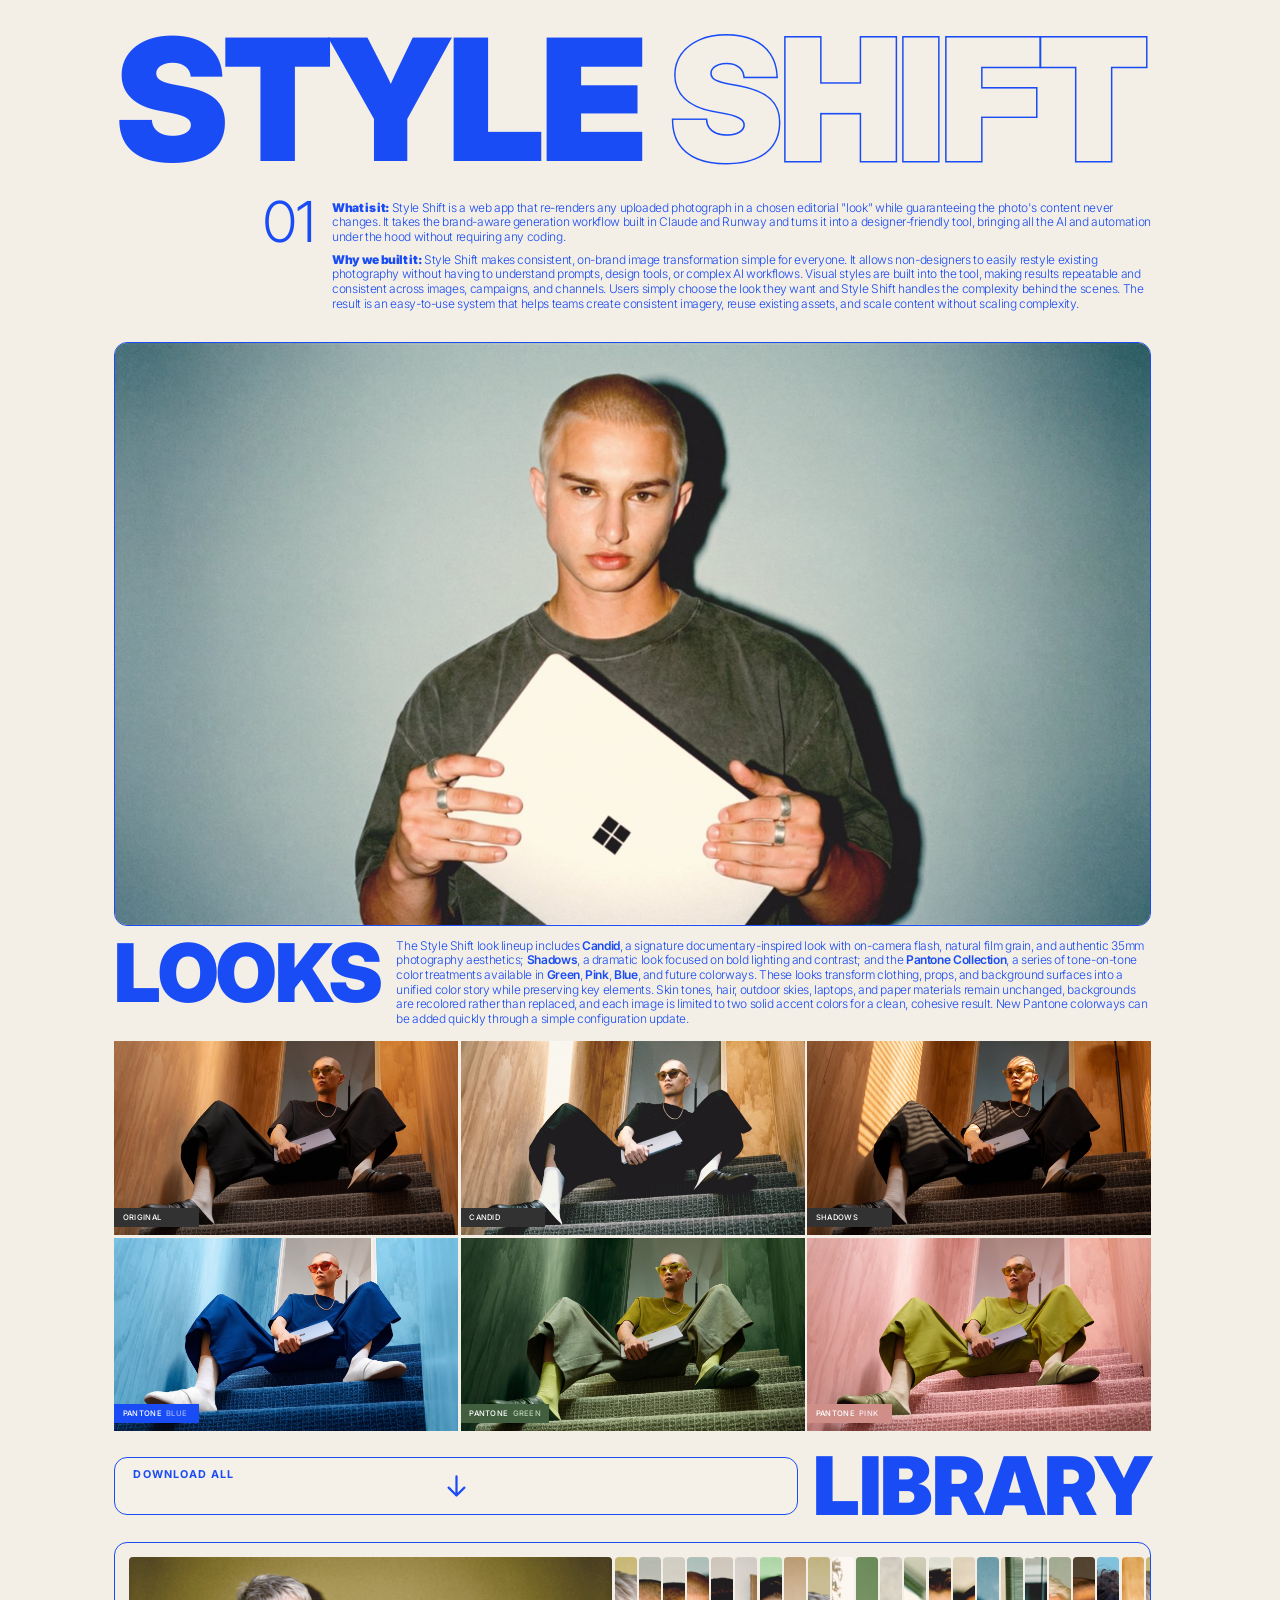
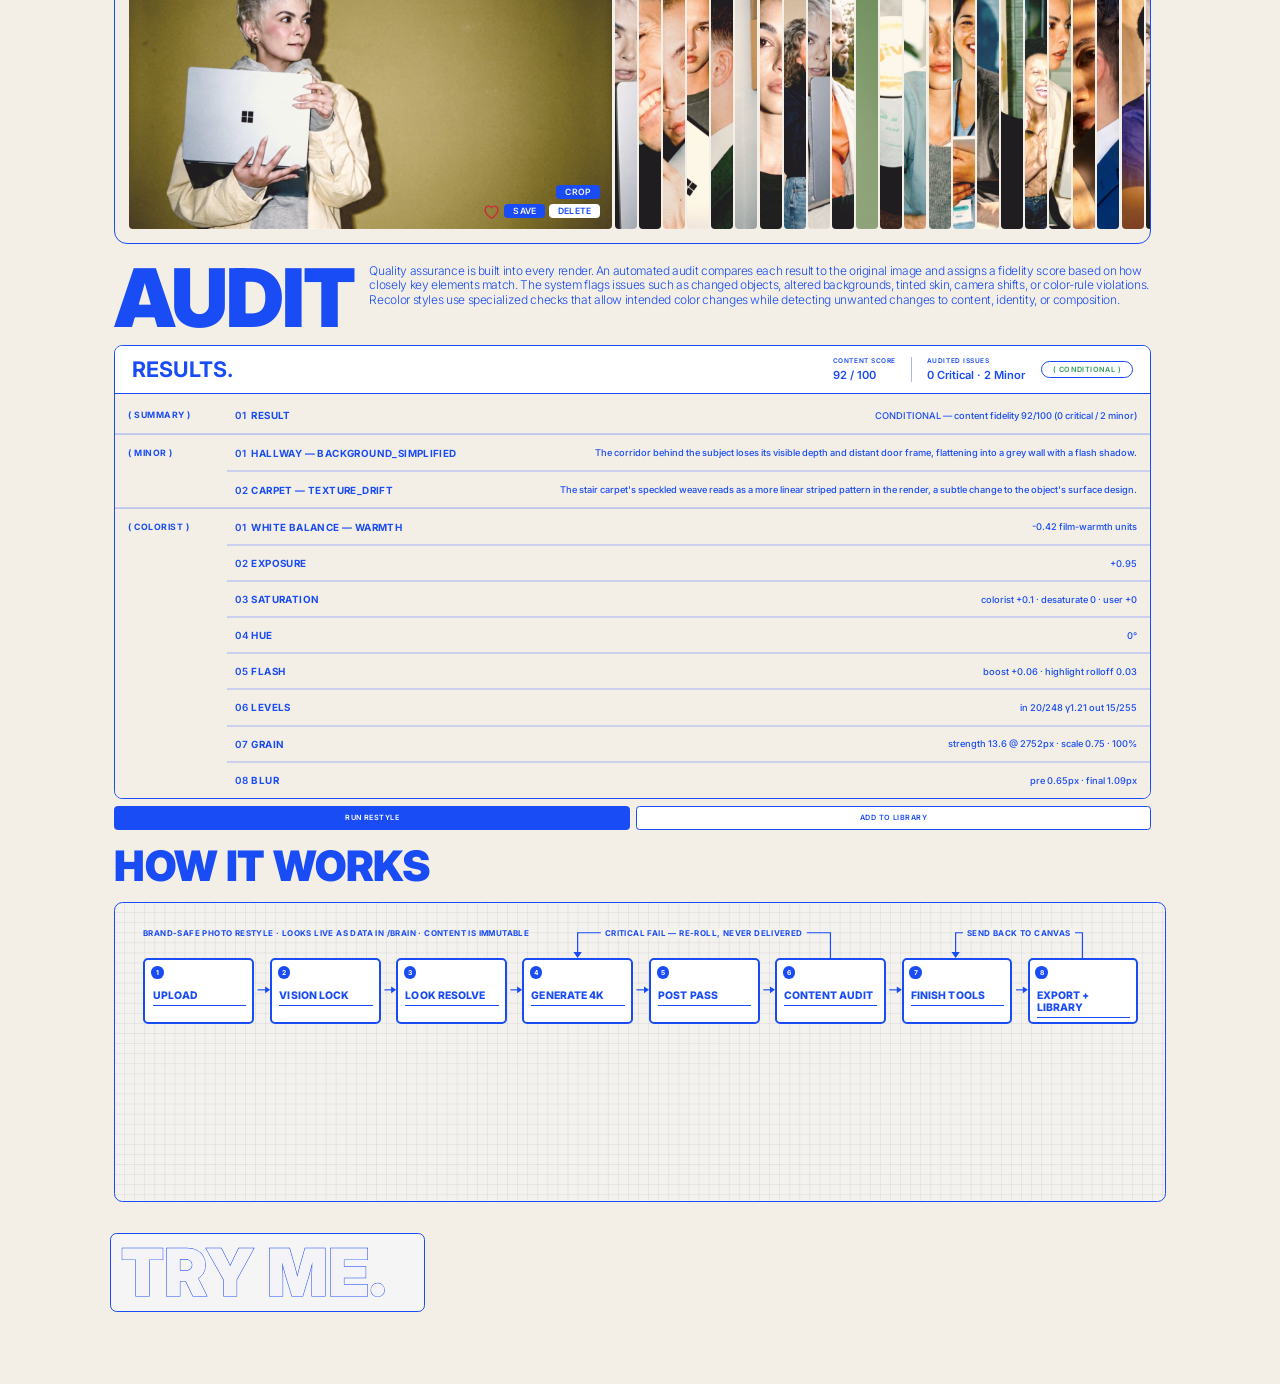
<file: index.html>
<!doctype html>
<html lang="en">
<head>
  <meta charset="utf-8">
  <title>Style Shift</title>
  <!-- The site currently opens straight on the Style Shift page. The other
       pages stay in pages/ but are not linked from anywhere. -->
  <meta http-equiv="refresh" content="0; url=pages/03-styleshift/index.html">
  <link rel="canonical" href="pages/03-styleshift/index.html">
  <script>location.replace("pages/03-styleshift/index.html");</script>
</head>
<body>
  <a href="pages/03-styleshift/index.html">Style Shift</a>
</body>
</html>
</file>
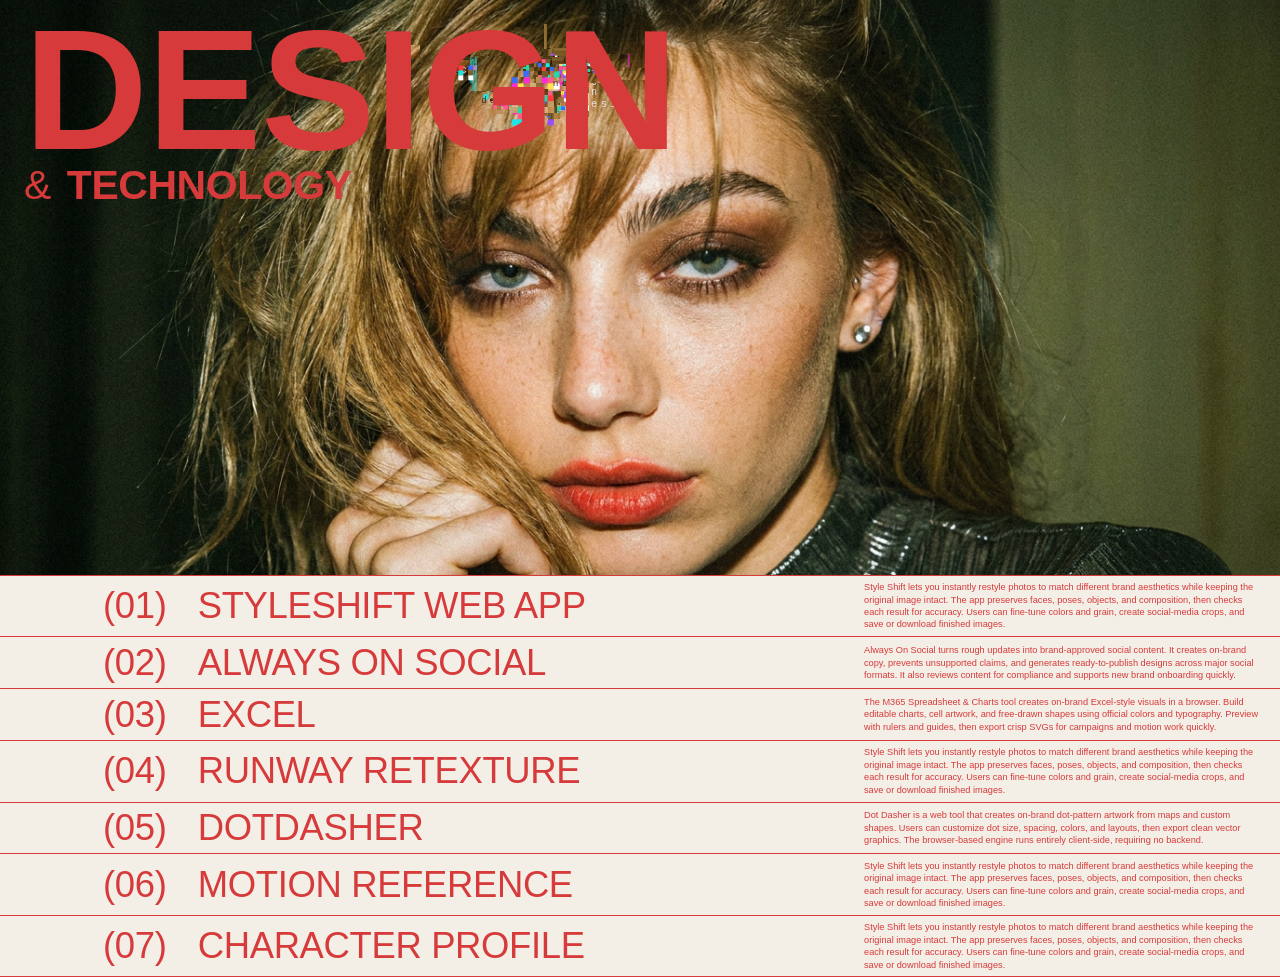
<file: pages/01-intro/index.html>
<!doctype html>
<html lang="en">
<head>
  <meta charset="utf-8">
  <meta name="viewport" content="width=device-width, initial-scale=1">
  <title>Design &amp; Technology</title>
  <meta name="description" content="Page 01: design and technology projects.">
  <link rel="stylesheet" href="../../shared/reset.css">
  <link rel="stylesheet" href="../../shared/tokens.css">
  <link rel="stylesheet" href="style.css">
</head>
<body>
  <main class="page" id="page">
    <header class="hero">
      <img class="hero__photo" id="hero-photo" src="assets/hero.png" alt="Portrait with windswept hair, red lipstick and a metallic top, looking into the camera.">
      <!-- Glitch layer: hold the left button on the photo to stretch its pixels outward from the cursor. -->
      <canvas class="hero__glitch" id="hero-glitch" aria-hidden="true"></canvas>
      <h1 class="hero__title">
        <span class="hero__design">Design</span>
        <span class="hero__sub"><span class="hero__amp">&amp;</span> Technology</span>
      </h1>
    </header>

    <nav class="index" aria-label="Projects">
      <ol class="index__list">
        <li class="index__row">
          <a class="index__link" href="../03-styleshift/index.html">
            <span class="index__num">(01)</span>
            <span class="index__title">StyleShift Web App</span>
            <span class="index__desc">Style Shift lets you instantly restyle photos to match different brand aesthetics while keeping the original image intact. The app preserves faces, poses, objects, and composition, then checks each result for accuracy. Users can fine-tune colors and grain, create social-media crops, and save or download finished images.</span>
          </a>
        </li>
        <li class="index__row">
          <a class="index__link" href="#">
            <span class="index__num">(02)</span>
            <span class="index__title">Always On Social</span>
            <span class="index__desc">Always On Social turns rough updates into brand-approved social content. It creates on-brand copy, prevents unsupported claims, and generates ready-to-publish designs across major social formats. It also reviews content for compliance and supports new brand onboarding quickly.</span>
          </a>
        </li>
        <li class="index__row">
          <a class="index__link" href="#">
            <span class="index__num">(03)</span>
            <span class="index__title">Excel</span>
            <span class="index__desc">The M365 Spreadsheet &amp; Charts tool creates on-brand Excel-style visuals in a browser. Build editable charts, cell artwork, and free-drawn shapes using official colors and typography. Preview with rulers and guides, then export crisp SVGs for campaigns and motion work quickly.</span>
          </a>
        </li>
        <li class="index__row">
          <a class="index__link" href="#">
            <span class="index__num">(04)</span>
            <span class="index__title">Runway Retexture</span>
            <span class="index__desc">Style Shift lets you instantly restyle photos to match different brand aesthetics while keeping the original image intact. The app preserves faces, poses, objects, and composition, then checks each result for accuracy. Users can fine-tune colors and grain, create social-media crops, and save or download finished images.</span>
          </a>
        </li>
        <li class="index__row">
          <a class="index__link" href="#">
            <span class="index__num">(05)</span>
            <span class="index__title">DotDasher</span>
            <span class="index__desc">Dot Dasher is a web tool that creates on-brand dot-pattern artwork from maps and custom shapes. Users can customize dot size, spacing, colors, and layouts, then export clean vector graphics. The browser-based engine runs entirely client-side, requiring no backend.</span>
          </a>
        </li>
        <li class="index__row">
          <a class="index__link" href="#">
            <span class="index__num">(06)</span>
            <span class="index__title">Motion Reference</span>
            <span class="index__desc">Style Shift lets you instantly restyle photos to match different brand aesthetics while keeping the original image intact. The app preserves faces, poses, objects, and composition, then checks each result for accuracy. Users can fine-tune colors and grain, create social-media crops, and save or download finished images.</span>
          </a>
        </li>
        <li class="index__row">
          <a class="index__link" href="#">
            <span class="index__num">(07)</span>
            <span class="index__title">Character Profile</span>
            <span class="index__desc">Style Shift lets you instantly restyle photos to match different brand aesthetics while keeping the original image intact. The app preserves faces, poses, objects, and composition, then checks each result for accuracy. Users can fine-tune colors and grain, create social-media crops, and save or download finished images.</span>
          </a>
        </li>
      </ol>
    </nav>
  </main>

  <script src="sketch.js"></script>
  <script>
    window.IntroSketch.mount(document.getElementById("page"));
  </script>
</body>
</html>
</file>
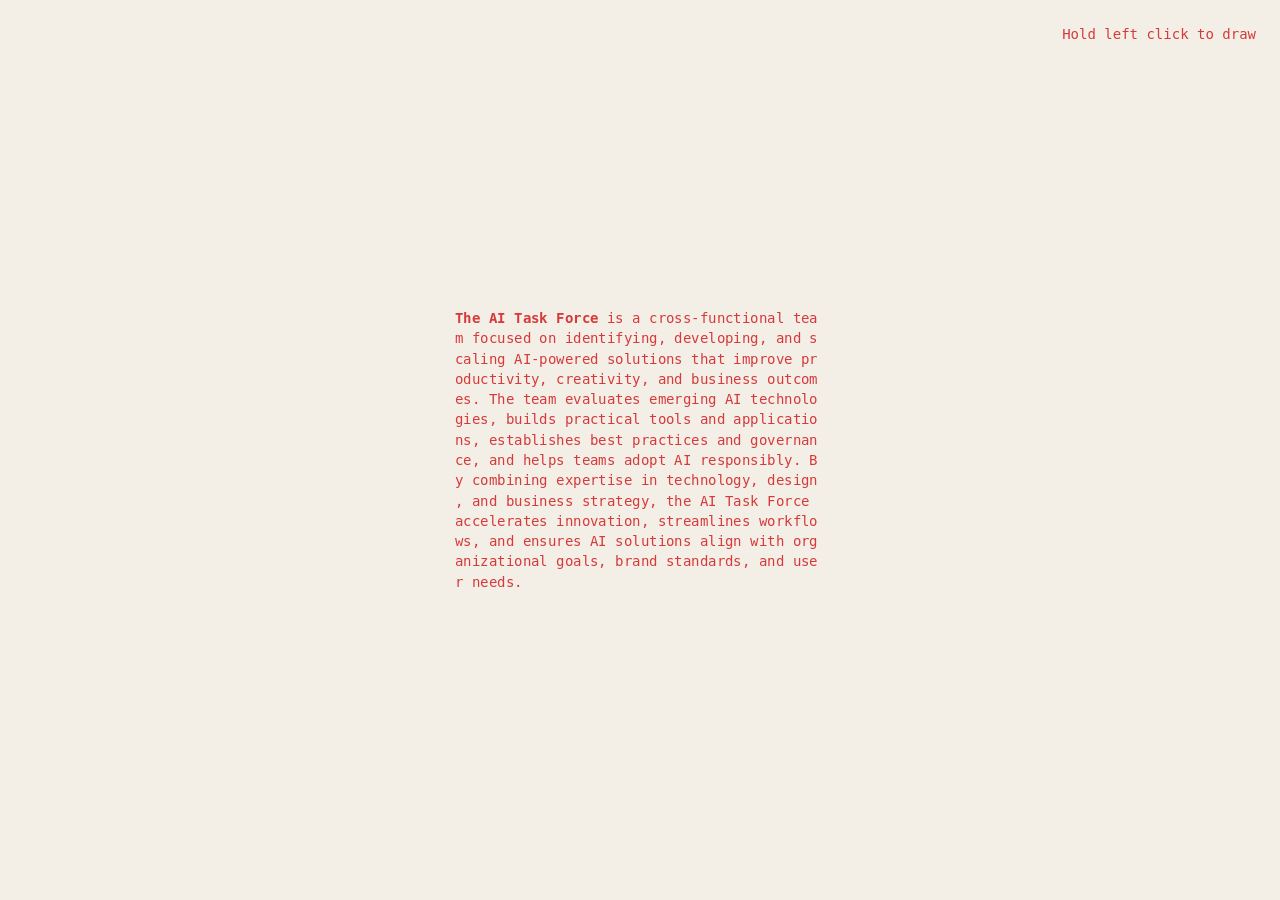
<file: pages/02-flock/index.html>
<!doctype html>
<html lang="en">
<head>
  <meta charset="utf-8">
  <meta name="viewport" content="width=device-width, initial-scale=1">
  <title>AI Task Force</title>
  <meta name="description" content="Right-click and draw a line. Let go, and a flock follows it.">
  <link rel="stylesheet" href="../../shared/reset.css">
  <link rel="stylesheet" href="../../shared/tokens.css">
  <link rel="stylesheet" href="style.css">
</head>
<body>
  <main class="page" id="page">
    <canvas class="page__canvas" id="canvas" aria-hidden="true"></canvas>

    <section class="copy">
      <p class="copy__body">
        <strong>The AI Task Force</strong> is a cross-functional team focused on
        identifying, developing, and scaling AI-powered solutions that improve
        productivity, creativity, and business outcomes. The team evaluates
        emerging AI technologies, builds practical tools and applications,
        establishes best practices and governance, and helps teams adopt AI
        responsibly. By combining expertise in technology, design, and business
        strategy, the AI Task Force accelerates innovation, streamlines
        workflows, and ensures AI solutions align with organizational goals,
        brand standards, and user needs.
      </p>
    </section>

    <!-- Above the copy: a few trails are drawn here when they pass in front of the text. -->
    <canvas class="page__canvas page__canvas--front" id="canvas-front" aria-hidden="true"></canvas>

    <p class="corner">Hold left click to draw</p>
  </main>

  <script src="sketch.js"></script>
  <script>
    window.FlockSketch.mount(document.getElementById("page"));
  </script>
</body>
</html>
</file>
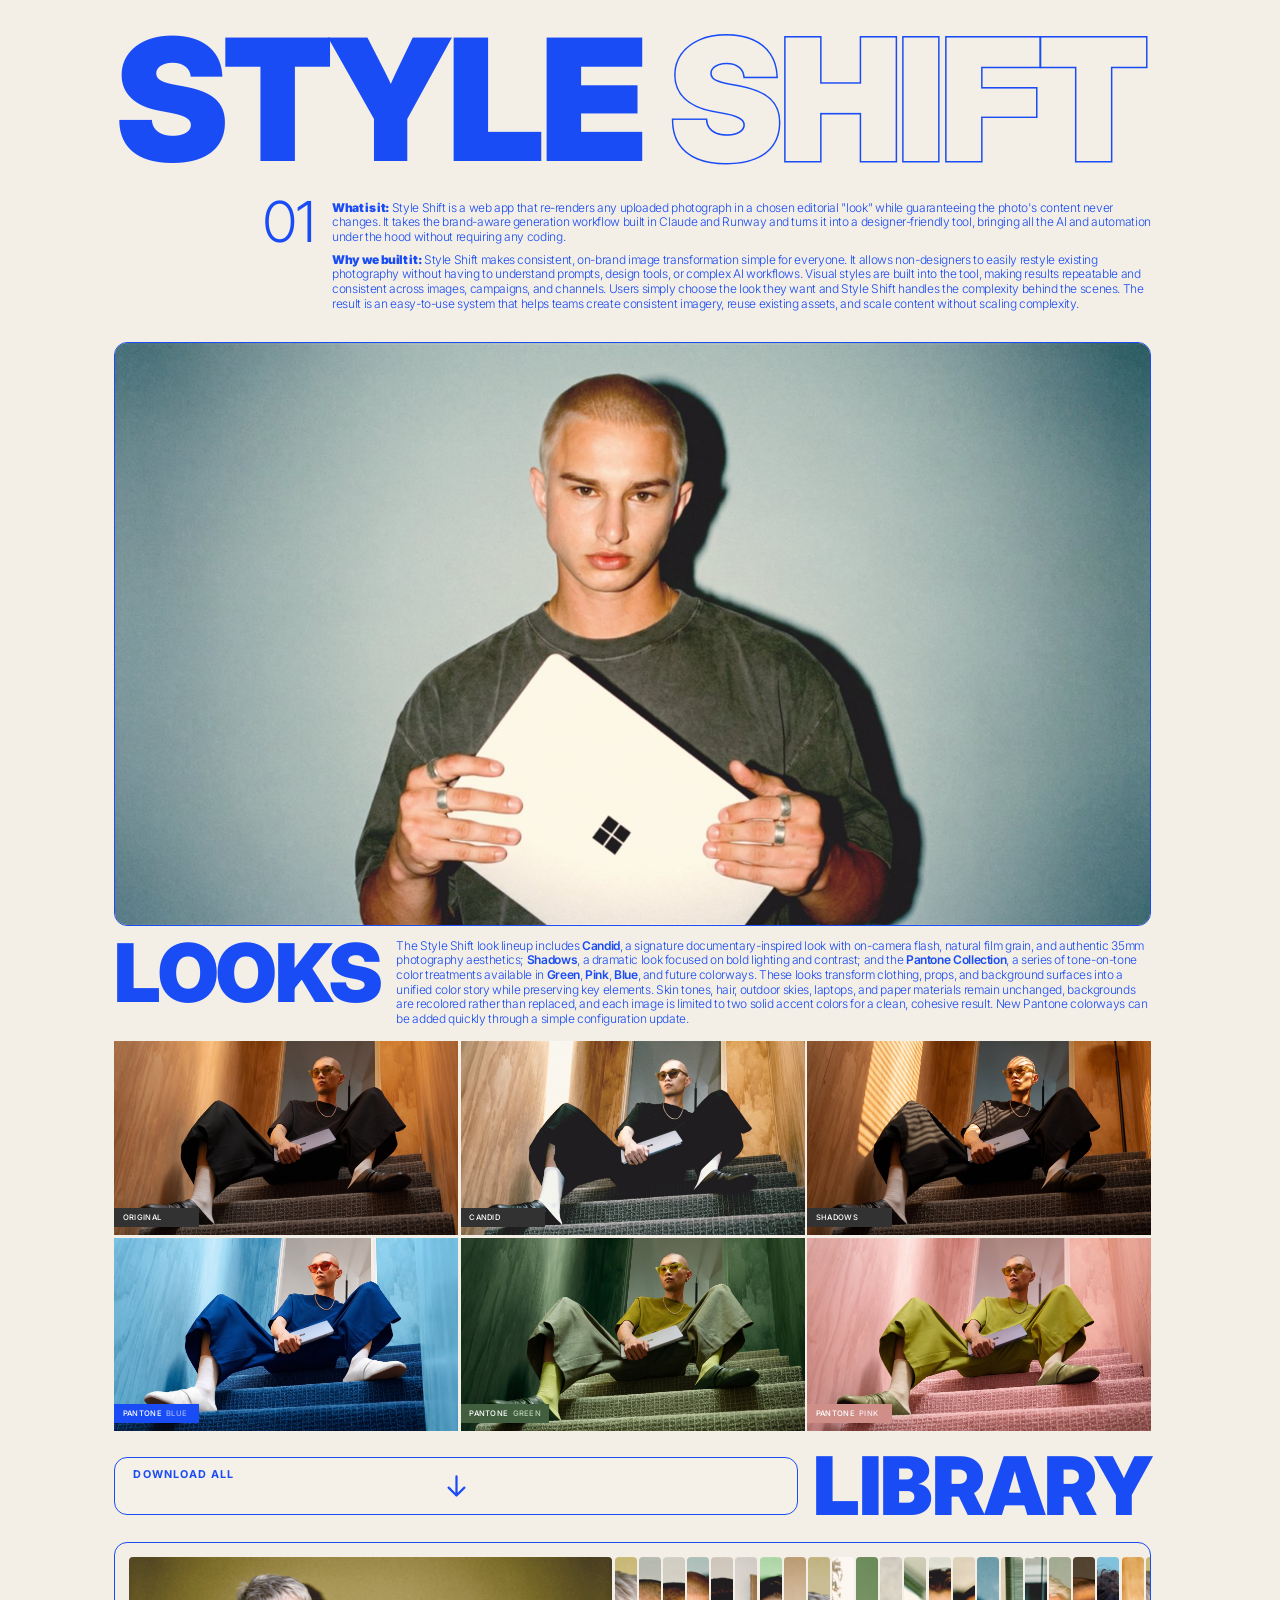
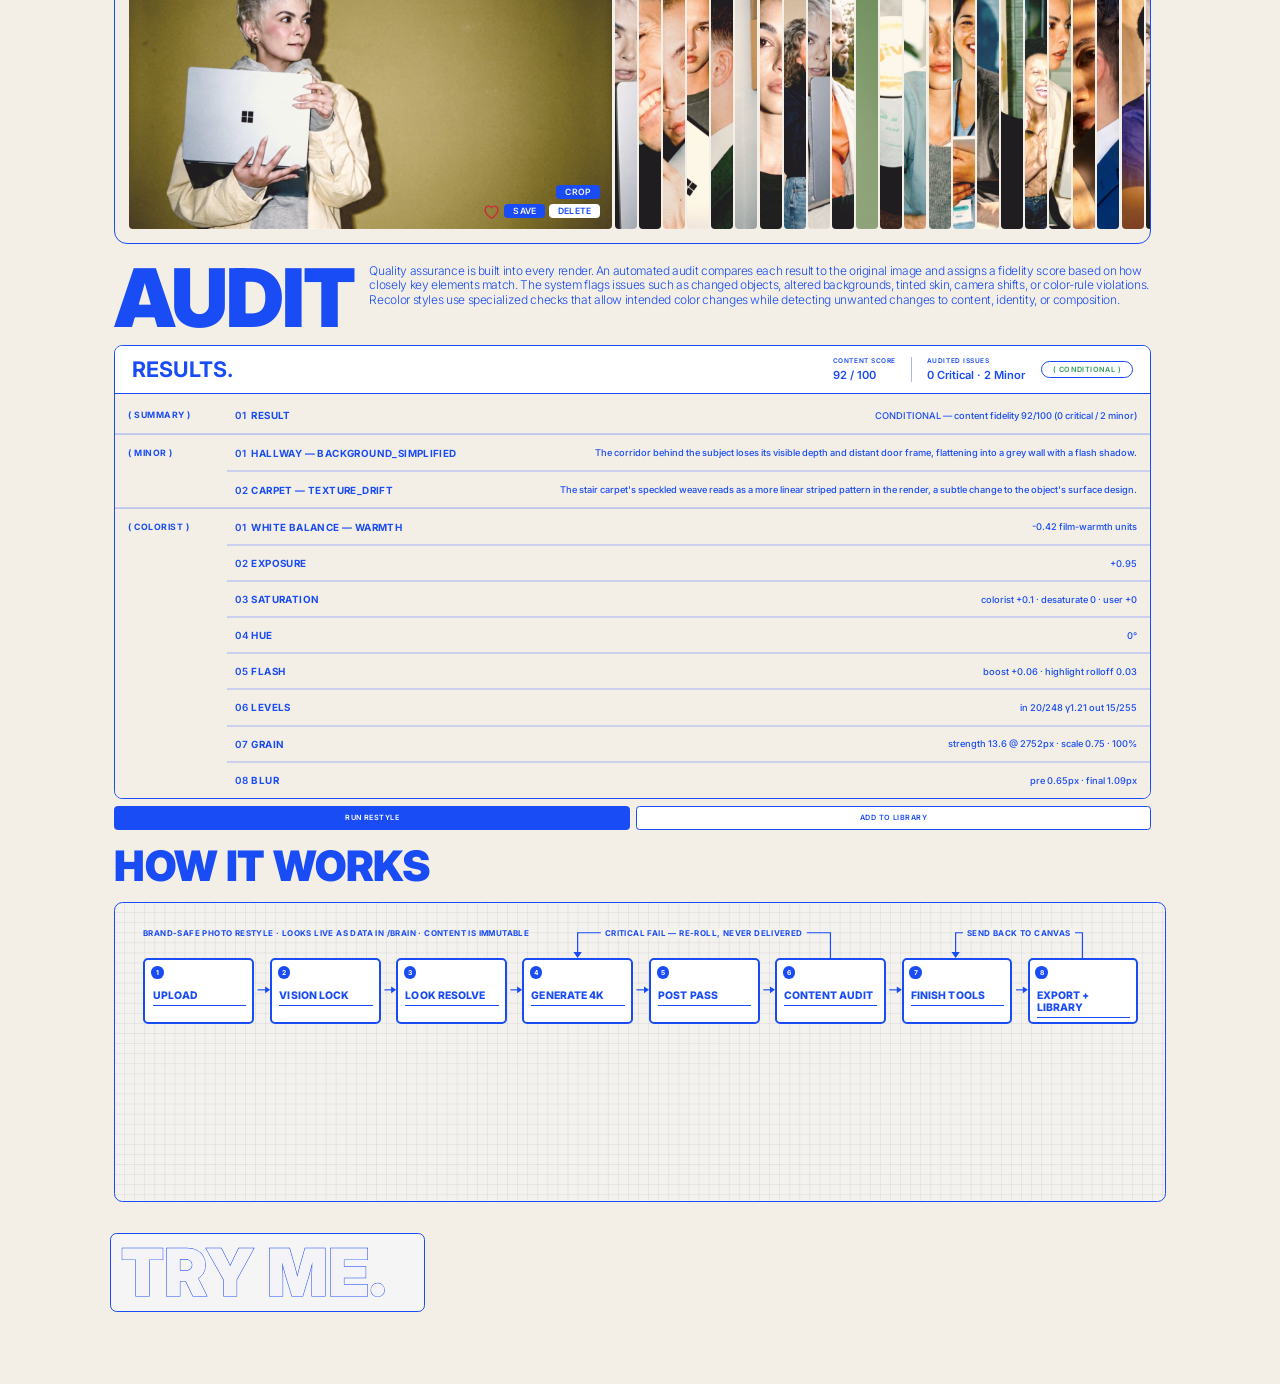
<file: pages/03-styleshift/index.html>
<!doctype html>
<html lang="en">
<head>
  <meta charset="utf-8">
  <meta name="viewport" content="width=device-width, initial-scale=1">
  <title>Style Shift</title>
  <meta name="description" content="Style Shift: brand-safe photo restyle. Looks live as data in /Brain; content is immutable.">
  <link rel="preconnect" href="https://fonts.googleapis.com">
  <link rel="preconnect" href="https://fonts.gstatic.com" crossorigin>
  <link href="https://fonts.googleapis.com/css2?family=Inter:wght@300;400;600;700;800;900&display=swap" rel="stylesheet">
  <link rel="stylesheet" href="../../shared/reset.css">
  <link rel="stylesheet" href="../../shared/tokens.css">
  <link rel="stylesheet" href="style.css">
</head>
<body>
  <main class="page" id="page">

    <!-- ============================================================ title -->
    <h1 class="title"><span>Style</span> <span class="title-outline">Shift</span></h1>

    <!-- ============================================================ intro -->
    <section class="intro">
      <div class="intro-num">01</div>
      <div class="intro-copy">
        <p><strong>What is it:</strong> Style Shift is a web app that re-renders any uploaded photograph in a chosen editorial "look" while guaranteeing the photo's content never changes. It takes the brand-aware generation workflow built in Claude and Runway and turns it into a designer-friendly tool, bringing all the AI and automation under the hood without requiring any coding.</p>
        <p><strong>Why we built it:</strong> Style Shift makes consistent, on-brand image transformation simple for everyone. It allows non-designers to easily restyle existing photography without having to understand prompts, design tools, or complex AI workflows. Visual styles are built into the tool, making results repeatable and consistent across images, campaigns, and channels. Users simply choose the look they want and Style Shift handles the complexity behind the scenes. The result is an easy-to-use system that helps teams create consistent imagery, reuse existing assets, and scale content without scaling complexity.</p>
      </div>
    </section>

    <!-- ============================================================ work row -->
    <section class="workrow workrow--solo">
      <div class="canvascol">
        <div class="canvas">
          <div class="stage stage--full" id="stage">
            <img id="stage-img" src="assets/stage.jpg" alt="Candid restyle of a portrait: a man holding a laptop against a green wall.">
          </div>
        </div>
      </div>
    </section>

    <!-- ============================================================ looks -->
    <section class="looks">
      <div class="side-copy">
        <h2 class="section-title">Looks</h2>
        <p>The Style Shift look lineup includes <b>Candid</b>, a signature documentary-inspired look with on-camera flash, natural film grain, and authentic 35mm photography aesthetics; <b>Shadows</b>, a dramatic look focused on bold lighting and contrast; and the <b>Pantone Collection</b>, a series of tone-on-tone color treatments available in <b>Green</b>, <b>Pink</b>, <b>Blue</b>, and future colorways. These looks transform clothing, props, and background surfaces into a unified color story while preserving key elements. Skin tones, hair, outdoor skies, laptops, and paper materials remain unchanged, backgrounds are recolored rather than replaced, and each image is limited to two solid accent colors for a clean, cohesive result. New Pantone colorways can be added quickly through a simple configuration update.</p>
      </div>
      <div class="looks-grid" id="looks-grid">
        <figure class="look" data-look="original"><img src="assets/look-original.jpg" alt="Original photo: a man seated on steps with a laptop."><figcaption class="look-tag">Original</figcaption></figure>
        <figure class="look" data-look="candid"><img src="assets/look-shadows.jpg" alt="Candid look."><figcaption class="look-tag">Candid</figcaption></figure>
        <figure class="look" data-look="shadows"><img src="assets/look-candid.jpg" alt="Shadows look."><figcaption class="look-tag">Shadows</figcaption></figure>
        <figure class="look" data-look="pantone-blue"><img src="assets/look-pantone-blue.jpg" alt="Pantone Blue look."><figcaption class="look-tag look-tag--blue">Pantone <span>Blue</span></figcaption></figure>
        <figure class="look" data-look="pantone-green"><img src="assets/look-pantone-green.jpg" alt="Pantone Green look."><figcaption class="look-tag look-tag--green">Pantone <span>Green</span></figcaption></figure>
        <figure class="look" data-look="pantone-pink"><img src="assets/look-pantone-pink.jpg" alt="Pantone Pink look."><figcaption class="look-tag look-tag--pink">Pantone <span>Pink</span></figcaption></figure>
      </div>
    </section>

    <!-- ============================================================ library -->
    <section class="library-block">
      <div class="library-head">
        <button class="library-arrow" id="btn-download-all" title="Download every library image as a zip">
          <span class="library-arrow-label">Download all</span>
          <svg viewBox="0 0 24 24" width="44" height="44" fill="none" aria-hidden="true"><path d="M12 3v17m0 0l-7-7m7 7l7-7" stroke="#1A4CF5" stroke-width="2" stroke-linecap="round" stroke-linejoin="round"/></svg>
        </button>
        <h2 class="library-title">Library</h2>
      </div>
      <div class="library-panel" id="library-panel">
        <div class="ag" id="gallery" style="--ag-dur: 1.1s; gap: 2px"></div>
      </div>
      <!-- scrollbar BELOW the library panel (proxy, scroll-synced with it) -->
      <div class="library-scrollbar" id="library-scrollbar"><div id="library-scrollbar-inner" style="height:1px"></div></div>
    </section>

    <!-- ============================================================ results + audit -->
    <section class="audit">
      <div class="side-copy">
        <h2 class="section-title">Audit</h2>
        <p>Quality assurance is built into every render. An automated audit compares each result to the original image and assigns a fidelity score based on how closely key elements match. The system flags issues such as changed objects, altered backgrounds, tinted skin, camera shifts, or color-rule violations. Recolor styles use specialized checks that allow intended color changes while detecting unwanted changes to content, identity, or composition.</p>
      </div>
      <div class="audit-panel">
        <div class="auditcard" id="auditcard">
          <div>
            <div class="auditcard-head">
              <span class="auditcard-title">Results.</span>
              <div class="auditcard-stats">
                <div class="stat"><span class="stat-label">Content score</span><span class="stat-value">92 / 100</span></div>
                <div class="stat-divider"></div>
                <div class="stat"><span class="stat-label">Audited issues</span><span class="stat-value">0 Critical &middot; 2 Minor</span></div>
                <span class="verdict-pill verdict-pill--green">( Conditional )</span>
              </div>
            </div>
            <div class="auditcard-body">
              <!-- ( summary ) always; ( critical ) only when there are critical
                   issues; ( minor ); then ( colorist ) for Candid/Shadows renders
                   or ( colours ) for Pantone recolours. Row numbers restart
                   per section, as in the app. -->
              <div class="auditcard-section">
                <span class="auditcard-rail">( summary )</span>
                <div class="auditcard-rows">
                  <div class="auditcard-row"><span class="row-node"><span class="row-num">01</span><span class="row-title">Result</span></span><span class="row-detail">CONDITIONAL &mdash; content fidelity 92/100 (0 critical / 2 minor)</span></div>
                </div>
              </div>
              <div class="auditcard-section">
                <span class="auditcard-rail">( minor )</span>
                <div class="auditcard-rows">
                  <div class="auditcard-row"><span class="row-node"><span class="row-num">01</span><span class="row-title">HALLWAY &mdash; BACKGROUND_SIMPLIFIED</span></span><span class="row-detail">The corridor behind the subject loses its visible depth and distant door frame, flattening into a grey wall with a flash shadow.</span></div>
                  <div class="auditcard-row"><span class="row-node"><span class="row-num">02</span><span class="row-title">CARPET &mdash; TEXTURE_DRIFT</span></span><span class="row-detail">The stair carpet's speckled weave reads as a more linear striped pattern in the render, a subtle change to the object's surface design.</span></div>
                </div>
              </div>
              <div class="auditcard-section">
                <span class="auditcard-rail">( colorist )</span>
                <div class="auditcard-rows">
                  <div class="auditcard-row"><span class="row-node"><span class="row-num">01</span><span class="row-title">WHITE BALANCE &mdash; WARMTH</span></span><span class="row-detail">-0.42 film-warmth units</span></div>
                  <div class="auditcard-row"><span class="row-node"><span class="row-num">02</span><span class="row-title">EXPOSURE</span></span><span class="row-detail">+0.95</span></div>
                  <div class="auditcard-row"><span class="row-node"><span class="row-num">03</span><span class="row-title">SATURATION</span></span><span class="row-detail">colorist +0.1 &middot; desaturate 0 &middot; user +0</span></div>
                  <div class="auditcard-row"><span class="row-node"><span class="row-num">04</span><span class="row-title">HUE</span></span><span class="row-detail">0&deg;</span></div>
                  <div class="auditcard-row"><span class="row-node"><span class="row-num">05</span><span class="row-title">FLASH</span></span><span class="row-detail">boost +0.06 &middot; highlight rolloff 0.03</span></div>
                  <div class="auditcard-row"><span class="row-node"><span class="row-num">06</span><span class="row-title">LEVELS</span></span><span class="row-detail">in 20/248 &gamma;1.21 out 15/255</span></div>
                  <div class="auditcard-row"><span class="row-node"><span class="row-num">07</span><span class="row-title">GRAIN</span></span><span class="row-detail">strength 13.6 @ 2752px &middot; scale 0.75 &middot; 100%</span></div>
                  <div class="auditcard-row"><span class="row-node"><span class="row-num">08</span><span class="row-title">BLUR</span></span><span class="row-detail">pre 0.65px &middot; final 1.09px</span></div>
                </div>
              </div>
            </div>
          </div>
        </div>
        <!-- buttons ride the card's bottom edge in a mask that collapses with it -->
        <div class="auditactions-mask" id="auditactions">
          <div class="auditcard-actions auditcard-actions--static" aria-hidden="true">
            <span class="btn btn--fill">Run restyle</span>
            <span class="btn">Add to library</span>
          </div>
        </div>
      </div>
    </section>

    <!-- ============================================================ how it works + try me
         Laid out from the "Audit Results" artboard's second frame (1296 x 576):
         every position below is that frame's pixel value in --b units. -->
    <section class="board" aria-label="How it works">
      <!-- heading sits above the panel, in normal flow -->
      <div class="board-head">
        <h2 class="board-title">How it works</h2>
      </div>

      <div class="board-frame">
      <div class="board-panel"></div>

      <ol class="cards">
        <li class="card" style="--x: 54"><span class="badge">1</span><h3 class="ct">Upload</h3><p class="cb">Drop a photo onto the grid canvas &mdash; single or a batch run across many frames.</p></li>
        <li class="card" style="--x: 205"><span class="badge">2</span><h3 class="ct">Vision lock</h3><p class="cb">Claude reads the photo: a content-lock paragraph, the flash subject (auto or click-to-place), an auto-crop.</p></li>
        <li class="card" style="--x: 355"><span class="badge">3</span><h3 class="ct">Look resolve</h3><p class="cb">The look loads from a Brain YAML &mdash; palette, rules, finish. Pantone colorways merge the family hard rules. Code holds no aesthetics.</p></li>
        <li class="card" style="--x: 505"><span class="badge">4</span><h3 class="ct">Generate 4K</h3><p class="cb">Content-locked prompt to the Runway dev API (gemini_image3_pro). Developing frames stream to the canvas live.</p></li>
        <li class="card" style="--x: 656"><span class="badge">5</span><h3 class="ct">Post pass</h3><p class="cb">Deterministic finish from the YAML: tone-match, film grain, levels, blur. Pantone looks: zero post, clean editorial.</p></li>
        <li class="card" style="--x: 806"><span class="badge">6</span><h3 class="ct">Content audit</h3><p class="cb">Claude scores the render against the source, 0&ndash;100, with severity-coded violations. A critical fail is re-rolled &mdash; never delivered.</p></li>
        <li class="card" style="--x: 957"><span class="badge">7</span><h3 class="ct">Finish tools</h3><p class="cb">Live-preview adjustments &mdash; grain, levels, colour &mdash; plus social-format crop with the move / scale / rotate gizmo. All free.</p></li>
        <li class="card" style="--x: 1107"><span class="badge">8</span><h3 class="ct">Export + library</h3><p class="cb">Download the PNG. Add to library &mdash; explicit click only. Send any saved image back to the canvas to re-crop.</p></li>
      </ol>

      <!-- arrows between cards and the two return loops, in frame coordinates -->
      <svg class="board-lines" viewBox="0 0 1296 576" aria-hidden="true">
        <!-- card-to-card arrows: ride at mid-card, so they shift by half the extra card height -->
        <g class="arrows" fill="none" stroke="currentColor" stroke-width="1.4">
          <path d="M190 213 H200"/><path d="M341 213 H350"/><path d="M491 213 H500"/><path d="M641 213 H651"/>
          <path d="M792 213 H801"/><path d="M942 213 H952"/><path d="M1093 213 H1102"/>
        </g>
        <g class="arrows" fill="currentColor">
          <path d="M199 209 L205 213 L199 217 Z"/><path d="M349 209 L355 213 L349 217 Z"/><path d="M499 209 L505 213 L499 217 Z"/>
          <path d="M650 209 L656 213 L650 217 Z"/><path d="M800 209 L806 213 L800 217 Z"/><path d="M951 209 L957 213 L951 217 Z"/>
          <path d="M1101 209 L1107 213 L1101 217 Z"/>
        </g>
        <!-- return loops: rise from the card tops (the artboard's bottom loops mirrored
             about the card top at y 137) and point back down into cards 4 and 7 -->
        <g class="loops" fill="none" stroke="currentColor" stroke-width="1.4">
          <path d="M872 137 V107 H571 V131"/>
          <path d="M1172 137 V107 H1021 V131"/>
        </g>
        <g class="loops" fill="currentColor">
          <path d="M566 130 L571 137 L576 130 Z"/><path d="M1016 130 L1021 137 L1026 130 Z"/>
        </g>
      </svg>

      <!-- --x is each loop's horizontal centre (571..872 and 1021..1172); the label centres on it -->
      <div class="lab" style="--x: 721.5; --y: 101">Critical fail &mdash; re-roll, never delivered</div>
      <div class="lab" style="--x: 1096.5; --y: 101">Send back to canvas</div>

      <p class="board-foot">Brand-safe photo restyle &middot; looks live as data in /Brain &middot; content is immutable</p>

      <a class="try-link" href="#">Try me.</a>
      </div>
    </section>

  </main>

  <!-- Looks lightbox: a clicked look expands into this overlay -->
  <div class="lightbox" id="lightbox" hidden>
    <div class="lightbox__backdrop"></div>
    <figure class="lightbox__figure">
      <img class="lightbox__img" id="lightbox-img" alt="">
      <figcaption class="lightbox__cap" id="lightbox-cap"></figcaption>
    </figure>
  </div>

  <script src="sketch.js"></script>
  <script>
    window.StyleShiftSketch.mount(document.getElementById("page"));
  </script>
</body>
</html>
</file>
<file: shared/tokens.css>
/* Design tokens shared by every page. Change brand values here only. */
:root {
  --bg: #f3efe7; /* cream paper; page 01 set this and every page matches it */
  --accent: #d63a3a;
  --accent-rgb: 214, 58, 58; /* same red, for rgba() in canvas/CSS */
  --pencil-rgb: 52, 52, 58; /* graphite, for pencil-style canvas marks */
  --ink: #111111;

  --font-sans: Consolas, "Cascadia Mono", "SF Mono", Menlo, "DejaVu Sans Mono", monospace;

  --text-sm: 14px;
  --leading: 1.45;

  --gutter: 16px;
  --measure: 370px; /* width of the centered copy block */
}
</file>
<file: pages/01-intro/style.css>
/* Page 01: full-bleed photo hero with the red headline, then the project index. */
:root {
  --cream: var(--bg); /* the shared background token; page 01 is the reference for it */
  --rule: 1px;
  /* This page follows the mockup's heavy geometric sans rather than the
     shared monospace token. */
  --font-display: "Inter", "Helvetica Neue", Helvetica, Arial, sans-serif;
  /* Index metrics measured from the reference (1489px wide): number column
     starts at 120px, title at 215px, description at 945px and runs ~460px.
     Expressed in vw so the proportions hold at any width. */
  --index-indent: 8.05vw; /* 120 / 1489 */
  --num-width: 6.4vw; /* 95 / 1489 */
  --desc-width: 30.9vw; /* 460 / 1489 */
  --row-font: 2.85vw; /* ~42px at 1489 */
  --row-pad: 0.42vw;
  --hero-ratio: 1492 / 670; /* the reference hero frame; the photo is width-fitted and top-aligned in it */
}

body {
  background: var(--cream);
  font-family: var(--font-display);
  color: var(--accent);
  overflow-x: hidden;
}

.page {
  width: 100vw;
  /* At least one viewport tall; may run past it so the hero keeps the
     reference crop on short windows (the page then scrolls). */
  min-height: 100vh;
  min-height: 100dvh;
  display: flex;
  flex-direction: column;
  overflow: hidden;
}

/* ---------------------------------------------------------------- hero */

.hero {
  position: relative;
  /* The reference frame shape, so the crop matches regardless of window
     height; the index below takes its natural height and any remaining
     space stays cream at the bottom. */
  flex: 0 0 auto;
  width: 100%;
  aspect-ratio: var(--hero-ratio);
  overflow: hidden;
}

.hero__photo {
  position: absolute;
  inset: 0;
  width: 100%;
  height: 100%;
  object-fit: cover;
  /* Reference crop: the frame starts at the top of the hair and loses the
     bottom of the photo (the hand), with the face centred horizontally. */
  object-position: 50% 0%;
}

.hero__glitch {
  position: absolute;
  inset: 0;
  width: 100%;
  height: 100%;
  opacity: 0;
  cursor: crosshair;
  user-select: none;
  -webkit-user-select: none;
  touch-action: none;
}

.hero__glitch.is-active {
  opacity: 1;
}

.hero__title {
  position: absolute;
  top: 18px;
  left: 24px;
  display: flex;
  flex-direction: column;
  color: var(--accent);
  text-transform: uppercase;
  letter-spacing: -0.02em;
  pointer-events: none;
}

.hero__design {
  font-size: clamp(72px, 13.4vw, 196px);
  font-weight: 900;
  line-height: 0.84;
}

.hero__sub {
  margin-top: 0.08em;
  font-size: clamp(22px, 3.2vw, 46px);
  font-weight: 800;
  line-height: 1;
  letter-spacing: -0.01em;
}

.hero__amp {
  font-weight: 300;
  margin-right: 0.12em;
}

/* --------------------------------------------------------------- index */

.index {
  flex: 0 0 auto;
  background: var(--cream);
}

.index__list {
  list-style: none;
  margin: 0;
  padding: 0;
}

.index__row {
  border-bottom: var(--rule) solid var(--accent);
}

.index__row:first-child {
  border-top: var(--rule) solid var(--accent);
}

.index__link {
  position: relative;
  display: grid;
  grid-template-columns: var(--num-width) 1fr var(--desc-width);
  align-items: center;
  column-gap: 1vw;
  padding: var(--row-pad) 1.6vw var(--row-pad) var(--index-indent);
  color: var(--accent);
  text-decoration: none;
  transition: background-color 120ms ease, color 120ms ease;
}

.index__num,
.index__title {
  font-size: var(--row-font);
  font-weight: 500;
  line-height: 1.1;
  text-transform: uppercase;
  letter-spacing: -0.01em;
  white-space: nowrap;
}

.index__title {
  overflow: hidden;
  text-overflow: ellipsis;
}

.index__desc {
  font-size: 0.72vw; /* ~10.7px at 1489 */
  line-height: 1.35;
  font-weight: 400;
  letter-spacing: 0;
}

/* The active row (01 by default) is inverted to red. Hover no longer
   inverts: a flowing marquee banner slides over the row instead. */
.index__row.is-active .index__link {
  background: var(--accent);
  color: #fff;
}

.index__row.is-active .index__title {
  font-weight: 800;
}

.index__row.is-active .index__num {
  font-weight: 700;
}

/* ---------------------------------------------------------- flowing menu
   Each row carries a red banner, parked just above or below it. On hover
   the script slides it in from the edge the pointer crossed and out by
   the edge it leaves through; the banner's content counter-moves so the
   marquee inside appears to stay put while the red wipes over the row. */
.index__row {
  position: relative;
  overflow: hidden;
}

.marquee {
  position: absolute;
  inset: 0;
  background: var(--accent);
  color: var(--bg);
  pointer-events: none;
  transform: translate3d(0, 101%, 0);
  will-change: transform;
  /* clip the counter-moved inner layer to the banner itself: while the
     banner is parked outside the row, its text must not show over the row */
  overflow: hidden;
}

.marquee,
.marquee__inner {
  transition: transform 600ms cubic-bezier(0.19, 1, 0.22, 1);
}

.marquee.is-snapping,
.marquee.is-snapping .marquee__inner {
  transition: none;
}

.marquee__inner {
  height: 100%;
  display: flex;
  align-items: center;
  width: max-content;
  will-change: transform;
  transform: translate3d(0, -101%, 0);
}

/* the endless scroll: two identical halves, moved by one half's width */
.marquee__track {
  display: flex;
  align-items: center;
  animation: marquee-scroll 28s linear infinite;
}

.marquee__part {
  display: flex;
  align-items: center;
  gap: clamp(14px, 1.6vw, 28px);
  padding-right: clamp(14px, 1.6vw, 28px);
}

.marquee__part span {
  font-size: var(--row-font);
  font-weight: 500;
  line-height: 1;
  text-transform: uppercase;
  letter-spacing: -0.01em;
  white-space: nowrap;
}

.marquee__img {
  width: clamp(80px, 9vw, 160px);
  height: 68%;
  border-radius: 999px;
  background-size: cover;
  background-position: 50% 30%;
  flex: 0 0 auto;
}

@keyframes marquee-scroll {
  to {
    transform: translateX(-50%);
  }
}

@media (prefers-reduced-motion: reduce) {
  .marquee__track {
    animation: none;
  }
}

/* ---------------------------------------------------------- responsive */

@media (max-width: 900px) {
  :root {
    --row-font: 24px;
    --row-pad: 6px;
    --num-width: 72px;
    --hero-ratio: 4 / 3; /* taller frame on narrow screens so the face is not tiny */
  }
  .index__link {
    grid-template-columns: var(--num-width) 1fr;
  }
  .index__desc {
    display: none;
  }
}

@media (max-width: 520px) {
  :root {
    --row-font: 20px;
    --num-width: 56px;
    --index-indent: var(--gutter);
  }
  .hero__title {
    left: var(--gutter);
  }
  .index__link {
    padding-right: var(--gutter);
  }
}
</file>
<file: pages/02-flock/style.css>
/* Page 02: full-viewport section, copy block centered over a drawing canvas. */
body {
  background: var(--bg);
  font-family: var(--font-sans);
  overflow: hidden;
}

.page {
  position: relative;
  width: 100vw;
  height: 100vh;
  height: 100dvh;
  display: grid;
  place-items: center;
  padding: 0 var(--gutter);
  overflow: hidden;
  /* Keep the browser from treating a drag as text selection or scroll. */
  user-select: none;
  -webkit-user-select: none;
  touch-action: none;
}

.page__canvas {
  position: absolute;
  inset: 0;
  width: 100%;
  height: 100%;
  cursor: crosshair;
}

.page__canvas--front {
  /* Sits over the copy; input still goes to the back canvas. */
  pointer-events: none;
  z-index: 2;
  /* Pencil marks on this layer multiply onto the page like they do within a
     canvas, so a grey trail over a black tube stays black instead of showing
     as a lighter line. */
  mix-blend-mode: multiply;
}

.copy {
  position: relative;
  z-index: 1;
  width: 100%;
  max-width: var(--measure);
  /* Lets drags start over the text and reach the canvas beneath. */
  pointer-events: none;
}

.copy__body {
  color: var(--accent);
  font-size: var(--text-sm);
  line-height: var(--leading);
}

.copy__body strong {
  font-weight: 700;
}

/* One span per character, so spheres can push letters individually. */
.copy__body .ch {
  display: inline-block;
  will-change: transform;
}

/* Instruction in the top-right corner. */
.corner {
  position: absolute;
  z-index: 3;
  top: 24px;
  right: 24px;
  color: var(--accent);
  font-size: var(--text-sm);
  line-height: var(--leading);
  pointer-events: none;
  white-space: nowrap;
}
</file>
<file: pages/03-styleshift/style.css>
/* Page 03: Style Shift case study. A port of the app's own design system
   (frontend/src/styles.css in 342450 Give Photo): electric blue #1A4CF5
   line-work and type on warm cream, Inter Black/Bold, 13px radii, 1.5px
   borders, radio-dot option groups, blue grid canvas. */
:root {
  --blue: #1a4cf5;
  --blue-soft: rgba(26, 76, 245, 0.35);
  --blue-faint: rgba(26, 76, 245, 0.16);
  --cream: #f5f1e9;
  --page: var(--bg); /* the site's shared cream */
  --white: #ffffff;
  --err: #d5432b;
  --radius: 13px;
  --cell: 23.23px;
  --border: 1.5px solid var(--blue);
  --font: "Inter", "Segoe UI", system-ui, sans-serif;
  --mono: ui-monospace, "Cascadia Code", "Cascadia Mono", Consolas, "SF Mono", Menlo, monospace;
  /* Figma spec unit: the design is 4036px wide; every measurement below is
     the spec value multiplied by this, so proportions hold at any width. */
  --u: calc(min(100vw, 1560px) / 4036);
  --charcoal: #323232;
  --label-green: #415f3f;
  --label-pink: #cf8f88;
  --cta-bg: #f2f2f2;
}

html {
  scrollbar-gutter: stable;
}

body {
  background: var(--page);
  color: var(--blue);
  font-family: var(--font);
}

button {
  font-family: var(--font);
  color: var(--blue);
  cursor: pointer;
}

.page {
  max-width: 1560px;
  margin: 0 auto;
  /* spec: content runs x 361..3677 of 4036; CTA bottom at 7153 of 7287 */
  padding: 0 calc(359 * var(--u)) calc(134 * var(--u)) calc(361 * var(--u));
}

/* ── Title (spec: 535px Inter 900, -3%, at y 48) ── */
.title {
  font-weight: 900;
  font-size: calc(535 * var(--u));
  line-height: 1;
  letter-spacing: -0.03em;
  color: var(--blue);
  margin: calc(48 * var(--u)) 0 0;
  text-transform: uppercase;
  white-space: nowrap;
}
/* stroke-only word, the app's "ING..." treatment: stroke under a page-coloured
   fill so a centred 3px stroke reads as a clean 1.5px outer line */
.title-outline {
  -webkit-text-fill-color: var(--page);
  -webkit-text-stroke-width: 3px;
  -webkit-text-stroke-color: var(--blue);
  paint-order: stroke fill;
  letter-spacing: -0.03em;
}

/* ── Intro (spec: "01" at x 830, 178px 700; copy at x 1047, 2604 wide, 36px 300) ── */
.intro {
  display: grid;
  grid-template-columns: calc(217 * var(--u)) 1fr;
  margin: calc(50 * var(--u)) 0 0;
  padding-left: calc(469 * var(--u));
}
.intro-num {
  font-weight: 300; /* light weight; Inter 300 is loaded for this page */
  font-size: calc(178 * var(--u));
  line-height: 1;
  letter-spacing: -0.02em;
  margin-top: calc(-20 * var(--u));
}
.intro-copy {
  max-width: calc(2604 * var(--u));
  font-size: 12px;
  font-weight: 300;
  letter-spacing: -0.03em;
  line-height: 1.22;
}
.intro-copy p + p {
  margin-top: calc(26 * var(--u));
}
.intro-copy strong {
  font-weight: 900;
}

/* ── Options bar (FORMAT / PICK YOUR LOOK / RESOLUTION) ── */
.optbar {
  background: var(--cream);
  border: var(--border);
  border-radius: var(--radius);
  overflow: hidden;
  padding: 0 0 18px;
  display: grid;
  grid-template-columns: max-content 1fr max-content;
  column-gap: 0;
  row-gap: 14px;
  align-items: center;
  margin-bottom: 8px;
}
.ob-label {
  font-size: 10.8px;
  font-weight: 400;
  letter-spacing: 0.1em;
  text-transform: uppercase;
  color: var(--blue);
  background: var(--white);
  padding: 16px 0 9px;
  border-bottom: 1.5px solid var(--blue);
  align-self: stretch;
}
.ob-label:first-child {
  padding-left: 26px;
}
.optbar > .ob-label:nth-child(3) {
  padding-right: 26px;
  padding-left: 26px;
}
.ob-mid {
  padding-left: clamp(30px, 7vw, 130px);
}
.optrow {
  display: flex;
  gap: 26px;
  align-items: center;
  flex-wrap: wrap;
}
.optrow:not(.ob-mid) {
  padding-left: 26px;
  padding-right: 26px;
}
.radio {
  display: inline-flex;
  align-items: center;
  gap: 8px;
  border: 0;
  background: none;
  padding: 0;
  font-weight: 800;
  font-size: 13.5px;
  letter-spacing: 0.01em;
  text-transform: uppercase;
  color: var(--blue);
}
.radio:not(.on) span:first-child {
  font-weight: 400;
}
.radio.on span:first-child {
  color: #353535;
  font-weight: 900;
}
.radio .dot {
  width: 15px;
  height: 15px;
  border-radius: 50%;
  border: 2px solid var(--blue);
  background: transparent;
  flex: 0 0 auto;
}
.radio.on .dot {
  background: var(--blue);
}
.radio:not(.on):hover .dot {
  background: var(--blue-faint);
}

/* ── Main working row ── */
.workrow {
  display: grid;
  grid-template-columns: minmax(0, 1fr) 390px;
  gap: 8px;
  align-items: stretch;
}
@media (max-width: 1020px) {
  .workrow {
    grid-template-columns: 1fr;
  }
}
.workrow--solo {
  /* no options bar or adjustments panel: the canvas spans the page.
     spec: app preview at y 1233, 98 below the intro */
  grid-template-columns: 1fr;
  margin-top: calc(98 * var(--u));
  margin-bottom: 0; /* no status line below the canvas any more */
}
.canvascol {
  position: relative;
  min-width: 0;
}
.canvas {
  background: var(--white);
  border: var(--border);
  border-radius: var(--radius);
  aspect-ratio: 16 / 9;
  position: relative;
  display: flex;
  align-items: center;
  justify-content: center;
  overflow: hidden;
  background-image: linear-gradient(var(--blue) 0.5px, transparent 0.5px),
    linear-gradient(90deg, var(--blue) 0.5px, transparent 0.5px);
  background-size: calc(101% / 48) calc(101% / 26);
  background-position: -5px -2px;
}
.stage {
  position: relative;
  width: 100%;
  height: 100%;
  display: flex;
  align-items: center;
  justify-content: center;
  padding: calc(100% * 9 / 16 / 26) calc(100% / 48);
}
.stage--full {
  padding: 0;
}
.stage--full img {
  width: 100%;
  height: 100%;
  object-fit: cover;
  transition: filter 400ms ease;
}
.stage img.is-before {
  filter: grayscale(0.15) contrast(0.92) saturate(0.85);
}
.stage img.is-rendering {
  filter: blur(8px) brightness(1.15);
}
.viewtoggle {
  position: absolute;
  bottom: 14px;
  left: 50%;
  transform: translateX(-50%);
  display: flex;
  border-radius: 5px;
  overflow: hidden;
  background: var(--white);
}
.viewtoggle button {
  border: 0;
  background: var(--white);
  color: var(--blue);
  font-weight: 600;
  font-size: 11px;
  letter-spacing: 0.06em;
  text-transform: uppercase;
  padding: 6px 12px;
}
.viewtoggle button.on {
  background: var(--blue);
  color: var(--white);
}
.canvas-actions {
  position: absolute;
  bottom: 14px;
  right: 14px;
  display: flex;
  gap: 8px;
}
.canvas-clear {
  border: 0;
  border-radius: 5px;
  background: var(--blue);
  color: var(--white);
  font-weight: 600;
  font-size: 11px;
  letter-spacing: 0.06em;
  text-transform: uppercase;
  padding: 6px 12px;
}
.canvas-clear:hover {
  background: #1640d6;
}
.understatus {
  position: absolute;
  top: calc(100% + 10px);
  left: 0;
  font-size: 13px;
  font-weight: 700;
  color: var(--blue);
  white-space: nowrap;
}
.understatus.proc {
  font-family: var(--mono);
  font-weight: 500;
  font-size: 12.5px;
  letter-spacing: 0.01em;
}

/* ── Right panel ── */
.panel {
  background: var(--cream);
  border: var(--border);
  border-radius: var(--radius);
  position: relative;
  min-height: 0;
  overflow: hidden;
}
.panel-inner {
  position: absolute;
  inset: 0;
  overflow-y: auto;
  padding: 20px 20px 22px;
  display: flex;
  flex-direction: column;
  gap: 16px;
  scrollbar-width: thin;
}
@media (max-width: 1020px) {
  .panel-inner {
    position: static;
  }
}
.panel-title {
  font-weight: 300;
  font-size: 15px;
  letter-spacing: 0.08em;
  text-transform: uppercase;
  color: var(--blue);
  background: var(--white);
  margin: -20px -20px 0;
  padding: 23px 20px 7px 18px;
  border-bottom: 1.5px solid var(--blue);
}
.subgroup {
  display: flex;
  flex-direction: column;
  gap: 8px;
}
.sublabel,
.acc-head {
  font-size: 10.5px;
  font-weight: 700;
  letter-spacing: 0.1em;
  text-transform: uppercase;
  color: var(--blue);
}
.acc-head {
  display: flex;
  align-items: center;
  justify-content: space-between;
  width: 100%;
  border: 0;
  background: none;
  padding: 0;
}
.acc-caret {
  font-size: 12px;
  line-height: 1;
}
.acc-body {
  display: none;
  flex-direction: column;
  gap: 8px;
  margin-top: 4px;
}
.acc.is-open .acc-body {
  display: flex;
}
.note {
  font-size: 12px;
  font-weight: 600;
  line-height: 1.45;
  color: var(--blue);
}
.note em {
  font-style: normal;
  font-weight: 800;
}
.sliderrow {
  display: grid;
  grid-template-columns: 74px 1fr 44px;
  align-items: center;
  gap: 8px;
}
.sliderrow--grain {
  grid-template-columns: 74px 1fr 82px;
}
.sliderrow label {
  font-size: 10.5px;
  font-weight: 700;
  letter-spacing: 0.06em;
  text-transform: uppercase;
}
.sliderrow input[type="range"] {
  -webkit-appearance: none;
  appearance: none;
  width: 100%;
  height: 18px;
  background: transparent;
  cursor: pointer;
}
.sliderrow input[type="range"]::-webkit-slider-runnable-track {
  height: 1.5px;
  background: var(--blue);
  border-radius: 1px;
}
.sliderrow input[type="range"]::-webkit-slider-thumb {
  -webkit-appearance: none;
  width: 10.5px;
  height: 10.5px;
  border-radius: 50%;
  background: var(--blue);
  border: 0;
  margin-top: -4.5px;
}
.sliderrow .val {
  font-size: 12px;
  font-weight: 400;
  text-align: right;
  font-variant-numeric: tabular-nums;
}
.pctwrap {
  display: inline-flex;
  align-items: center;
  gap: 3px;
  justify-content: flex-end;
  font-size: 11px;
  font-weight: 800;
}
.numinput {
  width: 54px;
  background: var(--white);
  color: var(--blue);
  border: 1.5px solid var(--blue);
  border-radius: 5px;
  font-family: var(--font);
  font-weight: 700;
  font-size: 12px;
  padding: 4px 6px;
  text-align: right;
}
.lv { display: flex; flex-direction: column; gap: 4px; }
.lv-caption { font-size: 10px; font-weight: 600; letter-spacing: 0.08em; text-transform: uppercase; margin-top: 2px; }
.lv-strip { position: relative; padding: 6px 0 12px; }
.lv-bar { height: 1.5px; border-radius: 1px; background: var(--blue); }
.lv-tri {
  position: absolute;
  top: 9px;
  transform: translateX(-50%);
  width: 0;
  height: 0;
  border-left: 5.5px solid transparent;
  border-right: 5.5px solid transparent;
  border-bottom: 9px solid #000;
}
.lv-tri--grey { border-bottom-color: #8a8a8a; }
.lv-tri--white { border-bottom-color: #fff; filter: drop-shadow(0 0 0.6px var(--blue)) drop-shadow(0 0 0.6px var(--blue)); }
.lv-nums { display: flex; justify-content: space-between; font-size: 11px; font-variant-numeric: tabular-nums; }

.crop-chips {
  display: flex;
  flex-wrap: wrap;
  gap: 6px;
}
.cropchip {
  border: 1.5px solid var(--blue);
  border-radius: 6px;
  background: var(--white);
  color: var(--blue);
  font-weight: 600;
  font-size: 10.5px;
  letter-spacing: 0.03em;
  text-transform: uppercase;
  padding: 4px 9px;
}
.cropchip.on {
  background: var(--blue);
  color: var(--white);
}
.cropchip:hover:not(.on) {
  background: var(--blue-faint);
}

/* ── Buttons ── */
.btn {
  width: 100%;
  border: 1.5px solid var(--blue);
  border-radius: 6px;
  background: var(--white);
  color: var(--blue);
  font-weight: 600;
  font-size: 12px;
  letter-spacing: 0.02em;
  text-transform: uppercase;
  padding: 5px 10px;
}
.btn:hover {
  background: var(--blue);
  color: var(--white);
}
.btn--fill {
  background: var(--blue);
  color: var(--cream);
}
.btn--fill:hover {
  background: #1640d6;
}
.panel-actions {
  display: flex;
  flex-direction: column;
  gap: 6px;
  margin-top: auto;
}
.panel-actions .btn {
  font-weight: 300;
}
.panel-actions .btn--fill:hover,
.auditcard-actions .btn--fill:hover {
  background: var(--white);
  color: var(--blue);
}

/* ── Looks ── */
/* ── Looks (spec: gallery x 393 w 2362 h 888 at y 2974; LOOKS at x 2815 y 2898;
   copy 910 wide at y 3181) ── */
.looks {
  /* gallery full width, LOOKS and its copy beneath it */
  display: block;
  margin-top: 15px; /* canvas status line -> photo set */
}
.looks .looks-grid {
  margin-top: 15px; /* LOOKS row -> photo set */
}
.looks .side-copy {
  display: grid;
  grid-template-columns: auto 1fr;
  column-gap: 15px;
  align-items: start;
  margin-top: 0;
}
.looks-grid {
  display: grid;
  grid-template-columns: repeat(3, 1fr);
  gap: calc(9 * var(--u));
}
.look {
  position: relative;
  margin: 0;
  overflow: hidden;
  cursor: pointer;
}
.look img {
  display: block;
  width: 100%;
  aspect-ratio: 16 / 9;
  object-fit: cover;
}
/* image label (spec: 24px Inter 500, +4%, bottom-left overlay, charcoal or
   the colourway's label colour; Pantone labels carry a second tone) */
.look-tag {
  position: absolute;
  left: 0;
  bottom: calc(24 * var(--u));
  padding: calc(18 * var(--u)) calc(26 * var(--u));
  min-width: calc(265 * var(--u));
  background: var(--charcoal);
  color: #fff;
  font-size: calc(24 * var(--u));
  font-weight: 500;
  letter-spacing: 0.04em;
  text-transform: uppercase;
  line-height: 1;
  white-space: nowrap;
}
.look-tag span {
  margin-left: 0.25em;
}
.look-tag--blue { background: var(--blue); }
.look-tag--blue span { color: #9fb2ff; }
.look-tag--green { background: var(--label-green); }
.look-tag--green span { color: #b9d2b1; }
.look-tag--pink { background: var(--label-pink); }
.look-tag--pink span { color: #fbe9ec; }

/* ── Looks lightbox: a clicked look grows from its tile to a large centred
   frame over a dimmed page; its label rides along. ── */
.lightbox {
  position: fixed;
  inset: 0;
  z-index: 50;
}
.lightbox[hidden] {
  display: none;
}
.lightbox__backdrop {
  position: absolute;
  inset: 0;
  background: rgba(20, 20, 24, 0);
  transition: background-color 360ms ease;
}
.lightbox.is-open .lightbox__backdrop {
  background: rgba(20, 20, 24, 0.82);
}
.lightbox__figure {
  /* positioned by the script: starts at the tile's rect, flies to centre */
  position: absolute;
  margin: 0;
  overflow: hidden;
  transition: transform 520ms cubic-bezier(0.22, 1, 0.36, 1), width 520ms cubic-bezier(0.22, 1, 0.36, 1), height 520ms cubic-bezier(0.22, 1, 0.36, 1), left 520ms cubic-bezier(0.22, 1, 0.36, 1), top 520ms cubic-bezier(0.22, 1, 0.36, 1);
}
.lightbox__img {
  display: block;
  width: 100%;
  height: 100%;
  object-fit: cover;
}
/* the label starts at the tile's size and grows to double as the frame opens
   (anchored at its bottom-left, so it stays flush to the edge); no fade */
.lightbox__cap {
  transform-origin: 0 100%;
  transition: transform 520ms cubic-bezier(0.22, 1, 0.36, 1);
}
.lightbox.is-open .lightbox__cap {
  /* doubled, and lifted so its gap to the photo's bottom edge doubles too */
  transform: translateY(calc(-24 * var(--u))) scale(2);
}
.lightbox__cap {
  position: absolute;
  left: 0;
  bottom: calc(24 * var(--u));
  padding: calc(18 * var(--u)) calc(26 * var(--u));
  min-width: calc(265 * var(--u));
  background: var(--charcoal);
  color: #fff;
  font-size: calc(24 * var(--u));
  font-weight: 500;
  letter-spacing: 0.04em;
  text-transform: uppercase;
  line-height: 1;
  white-space: nowrap;
}
.lightbox__cap span {
  margin-left: 0.25em;
}
.lightbox__cap--blue { background: var(--blue); }
.lightbox__cap--blue span { color: #9fb2ff; }
.lightbox__cap--green { background: var(--label-green); }
.lightbox__cap--green span { color: #b9d2b1; }
.lightbox__cap--pink { background: var(--label-pink); }
.lightbox__cap--pink span { color: #fbe9ec; }
.lightbox__close {
  position: absolute;
  top: 18px;
  right: 22px;
  width: 44px;
  height: 44px;
  border: 1.5px solid #fff;
  border-radius: 50%;
  background: transparent;
  color: #fff;
  font-size: 26px;
  line-height: 1;
  opacity: 0;
  transition: opacity 240ms ease 300ms;
}
.lightbox.is-open .lightbox__close {
  opacity: 1;
}
.lightbox__close:hover {
  background: #fff;
  color: var(--charcoal);
}

/* section heading (spec: 255px Inter 900, -2%) and body (36px 300, -3%) */
.section-title {
  font-weight: 900;
  font-size: calc(255 * var(--u));
  letter-spacing: -0.02em;
  text-transform: uppercase;
  line-height: 0.8; /* trims the font's top leading so the cap height meets the grid's top edge */
  margin: 0;
  white-space: nowrap;
}
.side-copy p b {
  font-weight: 600; /* look names: semi-bold against the light body */
}
.side-copy p {
  font-size: 12px;
  font-weight: 300;
  letter-spacing: -0.03em;
  line-height: 1.22;
}
.looks .side-copy p {
  max-width: none; /* runs to the grid's right edge */
  margin-top: calc(-6 * var(--u)); /* first line level with the heading's cap top, like Audit */
}
@media (max-width: 760px) {
  .looks .side-copy,
  .audit {
    grid-template-columns: 1fr;
    padding-left: 0;
  }
  .section-title {
    font-size: clamp(44px, 14vw, 90px);
  }
  .side-copy p,
  .intro-copy {
    font-size: 12px;
  }
}

/* ── Library ── */
.library-block {
  margin-top: 15px; /* LOOKS row -> library header */
}
.library-head {
  display: flex;
  align-items: stretch;
  gap: 15px; /* Download all -> LIBRARY */
  margin: 0 0 15px; /* header -> thumbnails */
}
.library-title {
  font-weight: 900;
  font-size: calc(255 * var(--u));
  letter-spacing: -0.02em;
  text-transform: uppercase;
  line-height: 1;
  margin: 0;
}
.library-arrow {
  display: flex;
  flex: 1;
  align-self: center;
  margin-top: 0;
  /* the cap height of the LIBRARY type (~0.72 of its 255-unit size), centred on it */
  height: calc(184 * var(--u));
  justify-content: center;
  align-items: center;
  border-radius: var(--radius);
  border: 1.5px solid var(--blue);
  background: var(--cream);
  position: relative;
  padding: 0;
  transition: background-color 0.15s ease;
}
.library-arrow:hover {
  background-color: var(--blue);
  background-image: linear-gradient(var(--white) 0.5px, transparent 0.5px),
    linear-gradient(90deg, var(--white) 0.5px, transparent 0.5px);
  background-size: calc(var(--cell) * 1.02) calc(var(--cell) * 1.02);
  background-position: -6px -1px;
}
.library-arrow:hover .library-arrow-label { color: var(--white); }
.library-arrow:hover svg path { stroke: var(--white); }
.library-arrow svg {
  width: 27px;
  height: 27px;
}
.library-arrow-label {
  position: absolute;
  top: 10px;
  left: 18px;
  font-size: 10.8px;
  font-weight: 700;
  letter-spacing: 0.1em;
  text-transform: uppercase;
}
/* gallery panel: blue outline only, no fill. Thumbnails always stay INSIDE
   the container — it scrolls horizontally, but its own scrollbar is hidden;
   the visible bar is the proxy strip BELOW the panel (scroll-synced) */
.library-panel {
  border: var(--border);
  border-radius: var(--radius);
  background: transparent;
  padding: 14px;
  margin-top: 0;
  overflow-x: auto;
  overflow-y: hidden;
  scrollbar-width: none;
}
.library-panel::-webkit-scrollbar {
  display: none;
}
.library-scrollbar {
  overflow-x: auto;
  overflow-y: hidden;
  margin-top: 6px;
  /* no `scrollbar-color` here: in Chrome it switches the bar to the native
     style (arrow buttons) and ignores the ::-webkit-scrollbar rules below */
}
.library-scrollbar::-webkit-scrollbar {
  height: 8px;
}
.library-scrollbar::-webkit-scrollbar-track {
  background: var(--cream);
  border-radius: 4px;
}
.library-scrollbar::-webkit-scrollbar-thumb {
  background: var(--blue);
  border-radius: 4px;
}

/* AccordionGallery as the app configures it: expandRatio 0.29, gap 2,
   radius 4, no labels. The expanded panel is 16:9 at the row height; the
   rest are fixed slivers. Photos never scale: hero-size, anchored centre. */
.ag {
  display: flex;
  width: 100%;
  gap: 2px;
  aspect-ratio: 16 / 4.32; /* 16 / (9 * 0.48): the row is as tall as a 48%-wide 16:9 hero */
}
.ag-panel {
  position: relative;
  flex: 0 0 auto;
  width: clamp(18px, 2.2%, 44px);
  min-width: 0;
  overflow: hidden;
  border-radius: 4px;
  cursor: pointer;
  contain: layout paint;
  transition: width var(--ag-dur, 0.6s) cubic-bezier(0.215, 0.61, 0.355, 1);
  animation: ag-in var(--ag-dur, 0.6s) cubic-bezier(0.215, 0.61, 0.355, 1);
}
@keyframes ag-in {
  from { width: 0; opacity: 0; }
  to { opacity: 1; }
}
.ag-panel--on {
  width: 48%; /* rowHeightFrac (0.27) x 16:9 */
}
.ag-panel img {
  position: absolute;
  top: 0;
  left: 50%;
  height: 100%;
  width: auto;
  max-width: none;
  transform: translateX(-50%);
  transition: opacity calc(var(--ag-dur, 0.6s) / 4) ease;
}
/* collapsed thumbnail hover: solid blue fill (photo hidden) during the dwell
   before it expands; the fade runs at a quarter of the gallery duration */
.ag-panel:not(.ag-panel--on):hover {
  background: var(--blue);
}
.ag-panel:not(.ag-panel--on):hover img {
  opacity: 0;
}
.ag-actions {
  position: absolute;
  right: 12px;
  bottom: 10px;
  display: none;
  flex-direction: column;
  align-items: flex-end;
  gap: 5px;
}
.ag-panel--on .ag-actions {
  display: flex;
}
.ag-actions-row {
  display: flex;
  align-items: center;
  gap: 4px;
}
.ag-actions .btn {
  width: auto;
  padding: 2px 9px;
  font-size: 54%; /* of the 12px button size, as in the app */
  border: 0; /* no outline on the thumbnail Save/Delete buttons */
  border-radius: 4px; /* 30% less round than the 6px button default */
}
.ag-actions .heart {
  border: 0;
  background: none;
  padding: 0;
  line-height: 0;
}
.ag-actions .heart svg {
  width: 17px;
  height: 15px;
  fill: none;
  stroke: #c72f35;
  stroke-width: 2px;
}
.ag-actions .heart.on svg {
  fill: #c72f35;
}

/* ── Results / audit: laid out from the "Audit Results" artboard (a 1290 x 322
   frame). --a maps its pixels onto the page's content width, so the card,
   buttons, heading and copy sit exactly where the artboard puts them. ── */
.audit {
  /* The artboard's 905-wide card now spans the whole content width, so the
     unit maps 905 -> content width: the card and buttons scale up as one. */
  --a: calc(3316 * var(--u) / 905);
  display: block;
  margin-top: 15px; /* library thumbnails -> AUDIT row */
}
.audit .side-copy {
  display: grid;
  grid-template-columns: auto 1fr;
  column-gap: 15px; /* AUDIT -> its paragraph */
  align-items: start;
}
.audit-panel {
  margin-top: 15px; /* AUDIT row -> Results card */
}
.audit .auditcard {
  margin-top: 0;
  border: 1px solid var(--blue);
  border-radius: calc(7 * var(--a));
  background: var(--page);
  height: auto; /* grows with the larger row type */
}
.audit .auditcard-head {
  height: calc(41 * var(--a));
  padding: 0 calc(15 * var(--a)) 0 calc(14 * var(--a));
  border-bottom: 1px solid var(--blue);
  background: #fff;
}
.audit .auditcard-title {
  font-size: calc(18.5 * var(--a));
  font-weight: 700;
  letter-spacing: 0.01em;
}
.audit .auditcard-stats {
  gap: 0;
}
.audit .stat {
  gap: calc(3 * var(--a));
}
.audit .stat:first-of-type {
  padding-right: calc(13 * var(--a));
}
.audit .stat-divider + .stat {
  padding-left: calc(13 * var(--a));
  padding-right: calc(14 * var(--a));
}
.audit .stat-label {
  font-size: calc(5.6 * var(--a));
  font-weight: 600;
  letter-spacing: 0.08em;
}
.audit .stat-value {
  font-size: calc(9.6 * var(--a));
  font-weight: 600;
}
.audit .stat-divider {
  width: 1px;
  height: calc(22 * var(--a));
  align-self: center;
  background: #aeb9ea;
}
.audit .verdict-pill {
  height: calc(15 * var(--a));
  padding: 0 calc(9 * var(--a));
  display: inline-flex;
  align-items: center;
  border: 1px solid var(--blue);
  border-radius: calc(8 * var(--a));
  font-size: calc(6.2 * var(--a));
  font-weight: 600;
  letter-spacing: 0.08em;
  color: #2f9e55;
  background: transparent;
}
.audit .auditcard-body {
  padding: calc(3 * var(--a)) 0 0;
  background: var(--page);
}
.audit .auditcard-section {
  border-top: 0;
  border-bottom: 1px solid #c9d0ee;
}
.audit .auditcard-section:last-child {
  border-bottom: 0;
}
/* row type is the artboard's sizes x 1.3; rows grow with it and the card
   takes its natural height */
.audit .auditcard-rail {
  flex: 0 0 calc(96 * var(--a));
  padding: calc(10.5 * var(--a)) 0 0 calc(11 * var(--a));
  font-size: calc(7.5 * var(--a));
  font-weight: 700;
  letter-spacing: 0.06em;
}
.audit .auditcard-row {
  height: calc(31 * var(--a));
  align-items: center;
  gap: 0;
  padding: 0 calc(11 * var(--a)) 0 0;
  border-top: 0;
  border-bottom: 1px solid #c9d0ee;
}
.audit .auditcard-row:last-child {
  border-bottom: 0;
}
/* hover as in the app (af-ledger): the number + title spring-slide 26px
   right and hold; the row's divider draws in left -> right in blue */
.audit .auditcard-row:hover .row-node {
  transform: translateX(26px);
}
.audit .auditcard-row::after {
  display: block;
}
.audit .row-node {
  align-items: center;
}
.audit .row-num {
  flex: 0 0 calc(21 * var(--a));
  padding-left: calc(7 * var(--a));
  font-size: calc(8.5 * var(--a));
  font-weight: 600;
}
.audit .row-title {
  font-size: calc(8.5 * var(--a));
  font-weight: 700;
  letter-spacing: 0.04em;
}
.audit .row-detail {
  font-size: calc(8 * var(--a));
  font-weight: 500;
  max-width: none;
  white-space: nowrap;
}
.audit .auditactions-mask {
  margin-top: calc(6 * var(--a)); /* card bottom 278 -> buttons at 284 */
}
.audit .auditcard-actions {
  gap: calc(5 * var(--a));
}
.audit .auditcard-actions .btn {
  height: calc(21 * var(--a));
  padding: 0;
  border: 1px solid var(--blue);
  border-radius: calc(3 * var(--a));
  font-size: calc(6.2 * var(--a));
  font-weight: 600;
  letter-spacing: 0.06em;
}
.audit .auditcard-actions .btn--fill {
  color: #fff;
}
/* static: drawn as buttons, but inert (no hover, no pointer) */
.auditcard-actions--static .btn {
  display: flex;
  align-items: center;
  justify-content: center;
  cursor: default;
  pointer-events: none;
}
.auditcard-actions--static .btn:hover {
  background: var(--white);
  color: var(--blue);
}
.auditcard-actions--static .btn--fill:hover {
  background: var(--blue);
  color: #fff;
}
/* AUDIT heading and copy: same treatment as the LOOKS row, with the copy's
   first line level with the top of the heading's capitals */
.audit .side-copy p {
  max-width: none;
  margin-top: calc(-6 * var(--u));
}
.audit-collapse {
  display: inline-flex;
  align-items: center;
  gap: 6px;
  margin: 0;
  border: 1.5px solid var(--blue);
  border-radius: 6px;
  background: var(--white);
  padding: 5px 12px;
  font-size: 11px;
  font-weight: 700;
  letter-spacing: 0.1em;
  text-transform: uppercase;
}
.audit-collapse:hover {
  background: var(--blue);
  color: var(--white);
}
.audit-collapse-caret {
  font-size: 10px;
}
.auditcard {
  border: 1.5px solid var(--blue);
  border-radius: 12px;
  overflow: hidden;
  background: var(--white);
  margin-top: 11px;
  transition: height 0.6s cubic-bezier(0.45, 0, 0.2, 1), border-top-width 0.6s, border-bottom-width 0.6s;
}
.auditcard.is-collapsed {
  height: 0 !important;
  border-top-width: 0;
  border-bottom-width: 0;
}
.auditcard-head {
  display: flex;
  align-items: center;
  justify-content: space-between;
  gap: 18px;
  padding: 16px 24px;
  border-bottom: 1.5px solid var(--blue);
}
.auditcard-title {
  font-weight: 800;
  font-size: 30px;
  letter-spacing: 0.02em;
  text-transform: uppercase;
  line-height: 1;
}
.auditcard-stats {
  display: flex;
  align-items: center;
  gap: 22px;
}
.stat { display: flex; flex-direction: column; gap: 2px; }
.stat-label { font-size: 9.5px; font-weight: 700; letter-spacing: 0.12em; text-transform: uppercase; }
.stat-value { font-size: 16px; font-weight: 800; }
.stat-dot { font-size: 12px; }
.stat-divider { width: 1px; align-self: stretch; background: var(--blue-soft); }
.verdict-pill {
  border: 1.5px solid var(--blue);
  border-radius: 999px;
  padding: 6px 17px;
  font-size: 11px;
  font-weight: 800;
  letter-spacing: 0.1em;
  text-transform: uppercase;
  white-space: nowrap;
  background: var(--white);
}
.verdict-pill--green { color: #1e9e50; }
.auditcard-body {
  background: var(--page);
  padding: 6px 0 10px;
}
.auditcard-section {
  display: flex;
  align-items: flex-start;
}
.auditcard-section + .auditcard-section {
  border-top: 1px solid rgba(36, 71, 255, 0.25);
}
.auditcard-rail {
  flex: 0 0 130px;
  padding: 14px 0 0 18px;
  font-size: 7.5px;
  font-weight: 800;
  letter-spacing: 0.12em;
  text-transform: uppercase;
  white-space: nowrap;
}
.auditcard-rows {
  flex: 1;
  min-width: 0;
}
.auditcard-row {
  position: relative;
  display: flex;
  align-items: baseline;
  gap: 16px;
  padding: 10px 18px 10px 0;
}
.auditcard-row + .auditcard-row {
  border-top: 1px solid rgba(36, 71, 255, 0.18);
}
.row-node {
  display: inline-flex;
  align-items: baseline;
  transition: transform 0.42s cubic-bezier(0.34, 1.56, 0.64, 1);
}
.auditcard-row:hover .row-node {
  transform: translateX(26px);
}
.auditcard-row::after {
  content: "";
  position: absolute;
  left: 0;
  right: 0;
  bottom: -1px;
  height: 1.5px;
  background: var(--blue);
  transform: scaleX(0);
  transform-origin: left;
  transition: transform 0.4s cubic-bezier(0.22, 1, 0.36, 1);
  pointer-events: none;
}
.auditcard-row:hover::after {
  transform: scaleX(1);
}
.row-num { flex: 0 0 22px; font-size: 8px; font-weight: 700; }
.row-swatch {
  display: inline-block;
  width: 11px;
  height: 11px;
  border-radius: 2.5px;
  margin-right: 7px;
  border: 1px solid rgba(0, 0, 0, 0.18);
  align-self: center;
}
.row-title { font-size: 9px; font-weight: 800; letter-spacing: 0.06em; text-transform: uppercase; white-space: nowrap; }
.row-detail { margin-left: auto; font-size: 8px; font-weight: 600; text-align: right; max-width: 62%; }
/* mask wrapper: buttons ride the panel's bottom edge and unmask in Y */
.auditactions-mask {
  overflow: hidden;
  margin-top: 8px;
  transition: height 0.6s cubic-bezier(0.45, 0, 0.2, 1), opacity 0.45s ease, margin-top 0.6s cubic-bezier(0.45, 0, 0.2, 1);
}
.auditactions-mask.is-collapsed {
  height: 0 !important;
  opacity: 0;
  margin-top: 0;
}
.auditcard-actions {
  display: flex;
  gap: 8px;
}
.auditcard-actions .btn {
  flex: 1;
  padding-top: 10px;
  padding-bottom: 10px;
}
.auditcard-row--crit .row-detail {
  color: #c72f35;
}
.verdict-pill--yellow { color: #d9a712; }
.verdict-pill--orange { color: #e06a10; }
.verdict-pill--red { color: #c72f35; }

/* ── How it works + Try me: the artboard's second frame (1296 x 576). ──
   --b maps the frame's pixels onto the page's content width; the section is
   the frame's full box and every child is positioned in it absolutely. */
.board {
  /* The artboard's 1252-wide panel now spans the whole content width (like
     the Results card above it), so the unit maps 1252 -> content width and
     the frame shifts left by the panel's 20px inset so the edges line up. */
  --b: calc(3316 * var(--u) / 1252);
  /* cards rest collapsed (badge + title) at 78 frame-px instead of the
     artboard's 154, so everything below them moves up by 76 and the
     mid-card arrows by half; a hovered card expands over the board */
  --collapsed: 78;
  --expanded: 264;
  --dy: -76; /* collapsed cards are 76 shorter than the artboard's */
  /* cards sit 88 frame-px into the frame: 29 below the panel top plus the
     38 the return loops and their labels rise above the card tops */
  --card-dy: -49;
  /* panel tall enough for an expanded capsule to open inside it: card top 88
     + 264 expanded = 352, panel bottom at 21 + (389 - 32) = 378; TRY ME follows */
  --panel-dy: -32;
  margin-top: 15px; /* audit buttons -> HOW IT WORKS */
  margin-left: calc(-20 * var(--b));
  width: calc(1296 * var(--b));
  color: var(--blue);
}
.board-frame {
  position: relative;
  height: calc((576 + var(--panel-dy)) * var(--b));
}
.board-panel {
  position: absolute;
  left: calc(20 * var(--b));
  top: calc(21 * var(--b));
  width: calc(1252 * var(--b));
  height: calc((389 + var(--panel-dy)) * var(--b));
  border: 1px solid var(--blue);
  border-radius: calc(10 * var(--b));
  background-color: #f4f2ee;
  background-image: linear-gradient(rgba(60, 60, 80, 0.075) 1px, transparent 1px),
    linear-gradient(90deg, rgba(60, 60, 80, 0.075) 1px, transparent 1px);
  background-size: calc(12 * var(--b)) calc(12 * var(--b));
  background-position: -1px -1px;
}
/* title and subtitle sit on one baseline; the subtitle follows the title's
   actual width (Inter Black runs wider than the artboard's Archivo) */
.board-head {
  display: flex;
  align-items: baseline;
  gap: calc(28 * var(--b));
  /* flush with the panel's left edge; the panel top (21 frame-px into the
     frame) lands 15px below, the same heading-to-container gap as Audit */
  margin: 0 0 calc(15px - 21 * var(--b)) calc(20 * var(--b));
}
.board-title {
  font-weight: 900;
  font-size: calc(50 * var(--b));
  line-height: 1;
  letter-spacing: -0.005em;
  text-transform: uppercase;
  white-space: nowrap;
}
.board-sub {
  font-size: calc(11 * var(--b));
  font-weight: 600;
  letter-spacing: 0.01em;
  text-transform: uppercase;
  white-space: nowrap;
}
.cards {
  list-style: none;
  margin: 0;
  padding: 0;
}
.card {
  position: absolute;
  left: calc(var(--x) * var(--b));
  top: calc((137 + var(--card-dy)) * var(--b));
  width: calc(132 * var(--b));
  height: calc(var(--collapsed) * var(--b));
  border: 2px solid var(--blue);
  border-radius: calc(6 * var(--b));
  background: #fff;
  padding: calc(7 * var(--b)) calc(7 * var(--b)) 0;
  overflow: hidden;
  cursor: default;
  transition: height 320ms cubic-bezier(0.22, 1, 0.36, 1);
}
.card:hover,
.card:focus-within {
  height: calc(var(--expanded) * var(--b));
  z-index: 2; /* expands over the loops and labels beneath */
}
.badge {
  display: flex;
  align-items: center;
  justify-content: center;
  width: calc(15 * var(--b));
  height: calc(15 * var(--b));
  border-radius: 50%;
  background: var(--blue);
  color: #fff;
  font-size: calc(8 * var(--b));
  font-weight: 700;
}
.ct {
  margin: calc(13 * var(--b)) 0 0 calc(2 * var(--b));
  width: calc(111 * var(--b));
  padding-bottom: calc(4 * var(--b));
  border-bottom: 1px solid var(--blue);
  font-size: calc(12.4 * var(--b));
  line-height: calc(14.5 * var(--b));
  font-weight: 800;
  letter-spacing: 0.005em;
  text-transform: uppercase;
}
.cb {
  margin: calc(9 * var(--b)) 0 0 calc(2 * var(--b));
  width: calc(116 * var(--b));
  font-size: calc(14.6 * var(--b)); /* 2x the artboard's 7.3 */
  line-height: calc(19 * var(--b));
  font-weight: 400;
  opacity: 0;
  transition: opacity 220ms ease 80ms;
}
.card:hover .cb,
.card:focus-within .cb {
  opacity: 1;
}
.board-lines {
  position: absolute;
  left: 0;
  top: 0;
  width: calc(1296 * var(--b));
  height: calc(576 * var(--b));
  overflow: visible;
  pointer-events: none;
}
/* CSS transforms on SVG groups move in viewBox units */
.board-lines .arrows { transform: translateY(calc((var(--dy) / 2 + var(--card-dy)) * 1px)); }
.board-lines .loops { transform: translateY(calc(var(--card-dy) * 1px)); } /* drawn from the card tops */
.lab {
  position: absolute;
  left: calc(var(--x) * var(--b));
  top: calc((var(--y) + var(--card-dy)) * var(--b));
  transform: translateX(-50%); /* centred on its loop */
  padding: 0 calc(5 * var(--b));
  background: #f4f2ee;
  font-size: calc(9.5 * var(--b));
  font-weight: 700;
  letter-spacing: 0.05em;
  text-transform: uppercase;
  white-space: nowrap;
}
.board-foot {
  /* rides the loop-label line at the top of the panel, same size as the labels */
  position: absolute;
  left: calc(54 * var(--b)); /* flush with the first capsule's left edge */
  top: calc((101 + var(--card-dy)) * var(--b));
  font-size: calc(9.5 * var(--b));
  font-weight: 700;
  letter-spacing: 0.05em;
  text-transform: uppercase;
  white-space: nowrap;
}
.board .try-link {
  position: absolute;
  left: calc(15 * var(--b));
  top: calc((447 + var(--panel-dy)) * var(--b));
  width: calc(375 * var(--b));
  height: calc(94 * var(--b));
  margin: 0;
  padding: 0 0 0 calc(11 * var(--b));
  display: flex;
  align-items: center;
  justify-content: flex-start;
  border: 1px solid var(--blue);
  border-radius: calc(8 * var(--b));
  background: #f6f5f6;
  font-weight: 900;
  font-size: calc(78 * var(--b));
  line-height: 1;
  letter-spacing: 0.005em;
  text-transform: uppercase;
  text-decoration: none;
  color: var(--blue);
  -webkit-text-fill-color: #f4f3f8;
  -webkit-text-stroke: 1px var(--blue);
  paint-order: stroke fill;
  white-space: nowrap;
}
.board .try-link:hover {
  background: var(--blue);
  -webkit-text-fill-color: #fff;
  -webkit-text-stroke: 0;
}
@media (max-width: 760px) {
  .board {
    margin-top: 32px;
  }
  .board-frame { height: auto; }
  .board-panel, .board-lines, .lab, .board-foot { display: none; }
  .board-head { margin: 0; }
  .card, .board .try-link {
    position: static;
    width: auto;
    height: auto;
  }
  .board-head { flex-direction: column; align-items: flex-start; gap: 4px; }
  .card:hover, .card:focus-within { height: auto; }
  .cb { opacity: 1; } /* no hover on touch: always show the text */
  .board-title { font-size: 32px; }
  .board-sub { font-size: 11px; margin: 6px 0 16px; }
  .cards { display: grid; grid-template-columns: repeat(2, 1fr); gap: 10px; }
  .card { padding: 10px; }
  .ct { width: auto; font-size: 13px; line-height: 1.2; }
  .cb { width: auto; font-size: 11px; line-height: 1.4; }
  .board .try-link { margin-top: 24px; padding: 12px; font-size: clamp(36px, 12vw, 64px); }
}

/* (legacy flow rules, kept for reference; the .board section above replaced them) */
.flow {
  /* spec: y 5762 (92 below the audit), 3339 x 1042, 2px border, radius 39 */
  margin-top: calc(92 * var(--u));
  min-height: calc(1042 * var(--u));
  padding: 26px 30px 22px;
  border: 2px solid var(--blue);
  border-radius: calc(39 * var(--u));
  background-color: var(--cream);
  background-image: linear-gradient(rgba(26, 76, 245, 0.1) 0.5px, transparent 0.5px),
    linear-gradient(90deg, rgba(26, 76, 245, 0.1) 0.5px, transparent 0.5px);
  background-size: var(--cell) var(--cell);
}
.flow-head {
  display: flex;
  align-items: baseline;
  gap: 22px;
}
.flow-title {
  font-weight: 900;
  font-size: 34px;
  letter-spacing: -0.03em;
  text-transform: uppercase;
  line-height: 1;
}
.flow-sub {
  font-size: 10.8px;
  font-weight: 700;
  letter-spacing: 0.1em;
  text-transform: uppercase;
}
.steps {
  list-style: none;
  display: grid;
  grid-template-columns: repeat(8, 1fr);
  gap: 28px;
  margin: 30px 0 0;
  padding: 0;
}
.step {
  position: relative;
  padding: 16px 18px 20px;
  border: var(--border);
  border-radius: var(--radius);
  background: var(--white);
  min-height: 240px;
}
.step::after {
  /* arrow to the next card */
  content: "";
  position: absolute;
  top: 50%;
  right: -22px;
  width: 16px;
  height: 1.5px;
  background: var(--blue);
}
.step::before {
  content: "";
  position: absolute;
  top: 50%;
  right: -24px;
  width: 0;
  height: 0;
  border-top: 4px solid transparent;
  border-bottom: 4px solid transparent;
  border-left: 6px solid var(--blue);
  transform: translateY(-50%);
}
.step:last-child::after,
.step:last-child::before {
  display: none;
}
.step-n {
  display: inline-grid;
  place-items: center;
  width: 20px;
  height: 20px;
  border-radius: 50%;
  background: var(--blue);
  color: #fff;
  font-size: 10px;
  font-weight: 800;
}
.step h3 {
  margin: 12px 0 0;
  padding-bottom: 8px;
  border-bottom: 1.5px solid var(--blue);
  font-size: 15px;
  font-weight: 900;
  letter-spacing: 0.01em;
  text-transform: uppercase;
  line-height: 1.1;
}
.step p {
  margin-top: 10px;
  font-size: 10.5px;
  font-weight: 500;
  line-height: 1.45;
}
.flow-loops {
  position: relative;
  height: 70px;
  margin-top: 10px;
  font-size: 9.5px;
  font-weight: 700;
  letter-spacing: 0.1em;
  text-transform: uppercase;
}
.flow-loop {
  position: absolute;
  top: 0;
  border-top: 1.5px solid var(--blue);
  text-align: center;
  padding-top: 8px;
}
.flow-loop::before,
.flow-loop::after {
  content: "";
  position: absolute;
  top: -1.5px;
  width: 1.5px;
  height: 18px;
  background: var(--blue);
}
.flow-loop::before { left: 0; top: -18px; }
.flow-loop::after { right: 0; top: -18px; }
.flow-loop--a { left: 44%; width: 25%; top: 24px; }
.flow-loop--b { left: 81%; width: 13%; top: 44px; }
.flow-foot {
  margin-top: 26px;
  font-size: 9.5px;
  font-weight: 700;
  letter-spacing: 0.1em;
  text-transform: uppercase;
}
@media (max-width: 1100px) {
  .steps { grid-template-columns: repeat(4, 1fr); }
  .step:nth-child(4)::after, .step:nth-child(4)::before { display: none; }
  .flow-loops { display: none; }
}
@media (max-width: 640px) {
  .steps { grid-template-columns: repeat(2, 1fr); }
  .step::after, .step::before { display: none; }
}

/* ── Try me (spec: 1004 x 252 box at y 6901, #F2F2F2, 2px border, radius 27;
   label 230px Inter 900 -2%, cream fill with 2px blue stroke) ── */
.try {
  margin-top: calc(97 * var(--u));
  margin-left: calc(-14 * var(--u));
}
.try-link {
  display: flex;
  align-items: center;
  justify-content: center;
  width: calc(1004 * var(--u));
  height: calc(252 * var(--u));
  background: var(--cta-bg);
  border: 2px solid var(--blue);
  border-radius: calc(27 * var(--u));
  font-weight: 900;
  font-size: calc(230 * var(--u));
  line-height: 1;
  letter-spacing: -0.02em;
  text-transform: uppercase;
  text-decoration: none;
  color: var(--blue);
  -webkit-text-fill-color: var(--cream);
  -webkit-text-stroke: 2px var(--blue);
  paint-order: stroke fill;
  transition: background-color 120ms ease;
}
.try-link:hover {
  background: var(--blue);
  -webkit-text-fill-color: #fff;
  -webkit-text-stroke: 0;
}

/* ── Responsive basics ── */
@media (max-width: 760px) {
  .page { padding: 24px var(--gutter) 60px; }
  .title { font-size: clamp(44px, 13vw, 90px); }
  .intro { padding-left: 0; grid-template-columns: 56px 1fr; }
  .intro-num { font-size: 36px; }
  .optbar { grid-template-columns: 1fr; }
  .ob-mid, .optrow.ob-mid { padding-left: 26px; }
  .looks-grid { grid-template-columns: repeat(2, 1fr); margin-top: 16px; }
  .look-tag { font-size: 8px; padding: 6px 10px; min-width: 0; bottom: 8px; }
  .library-title { font-size: clamp(44px, 14vw, 90px); }
  .understatus { position: static; margin-top: 10px; white-space: normal; }
  .try-link { width: 100%; height: auto; padding: 12px; font-size: clamp(36px, 12vw, 72px); }
}
</file>
